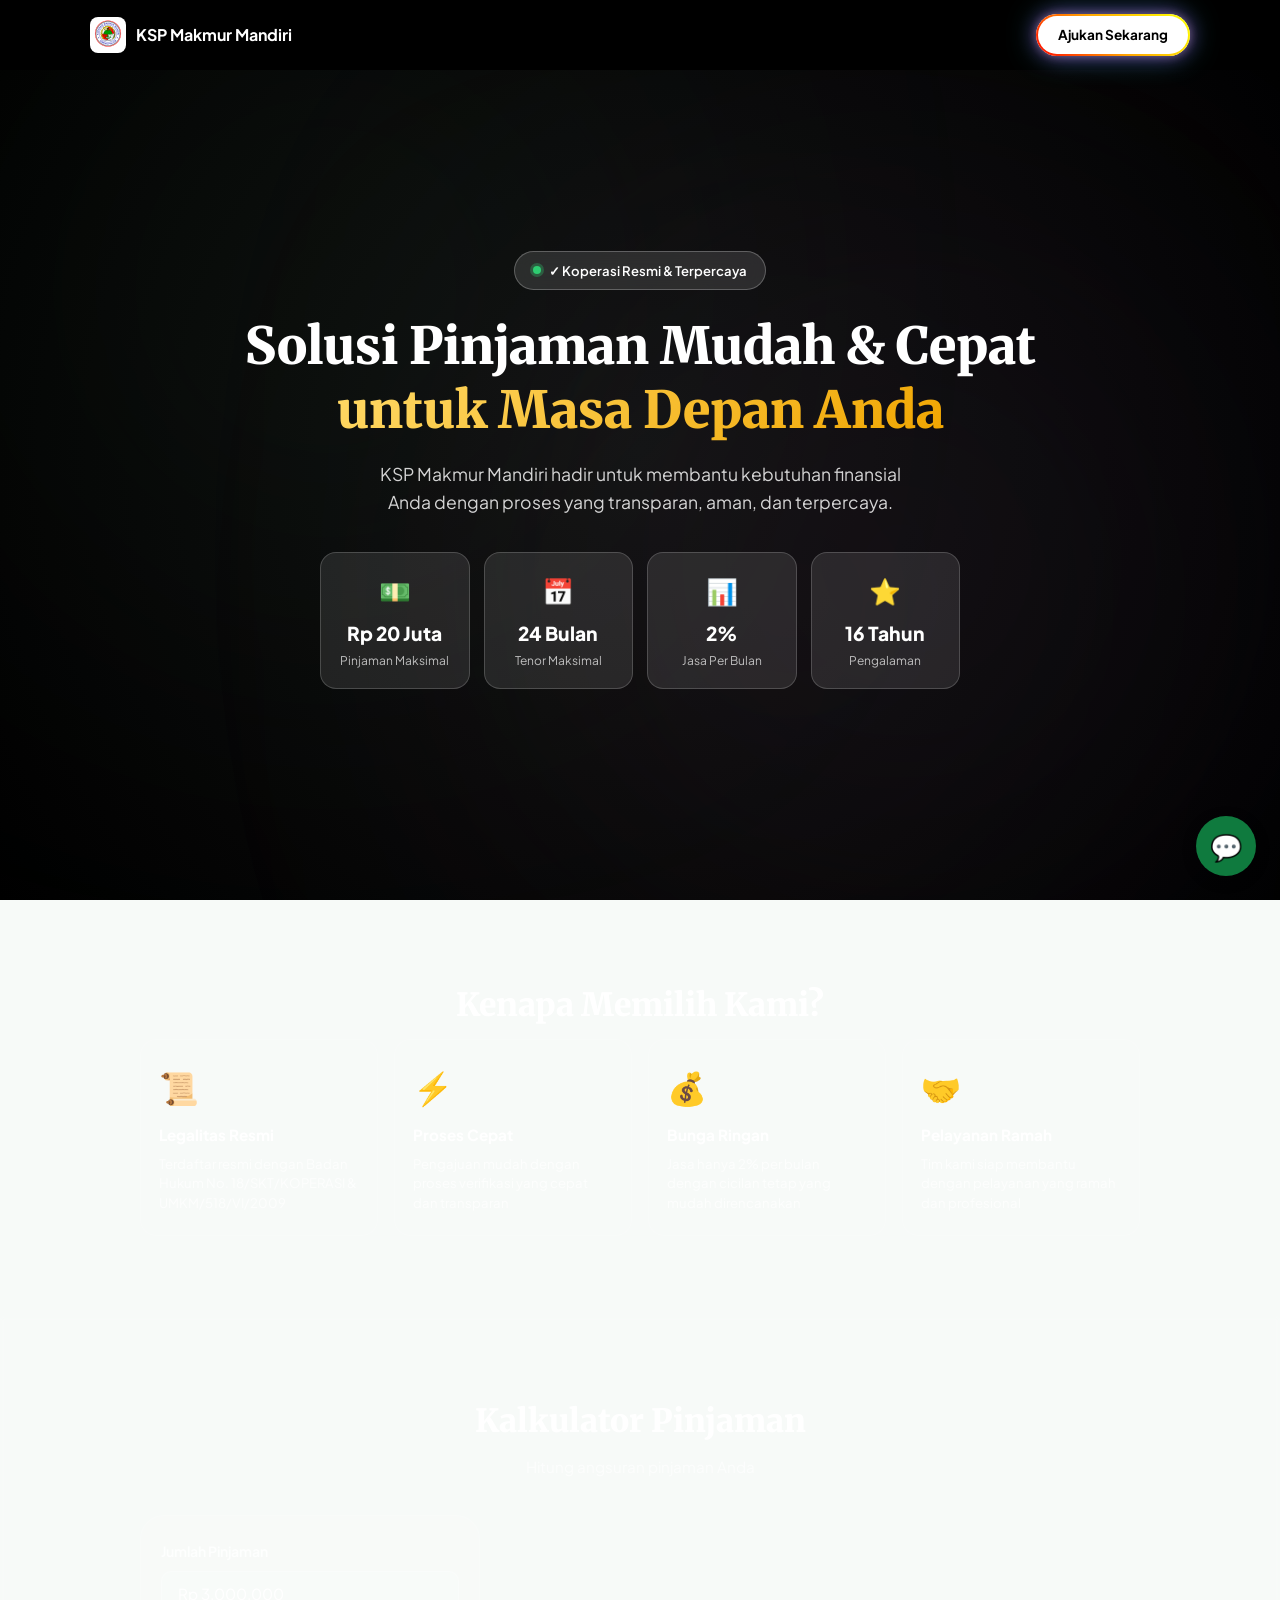
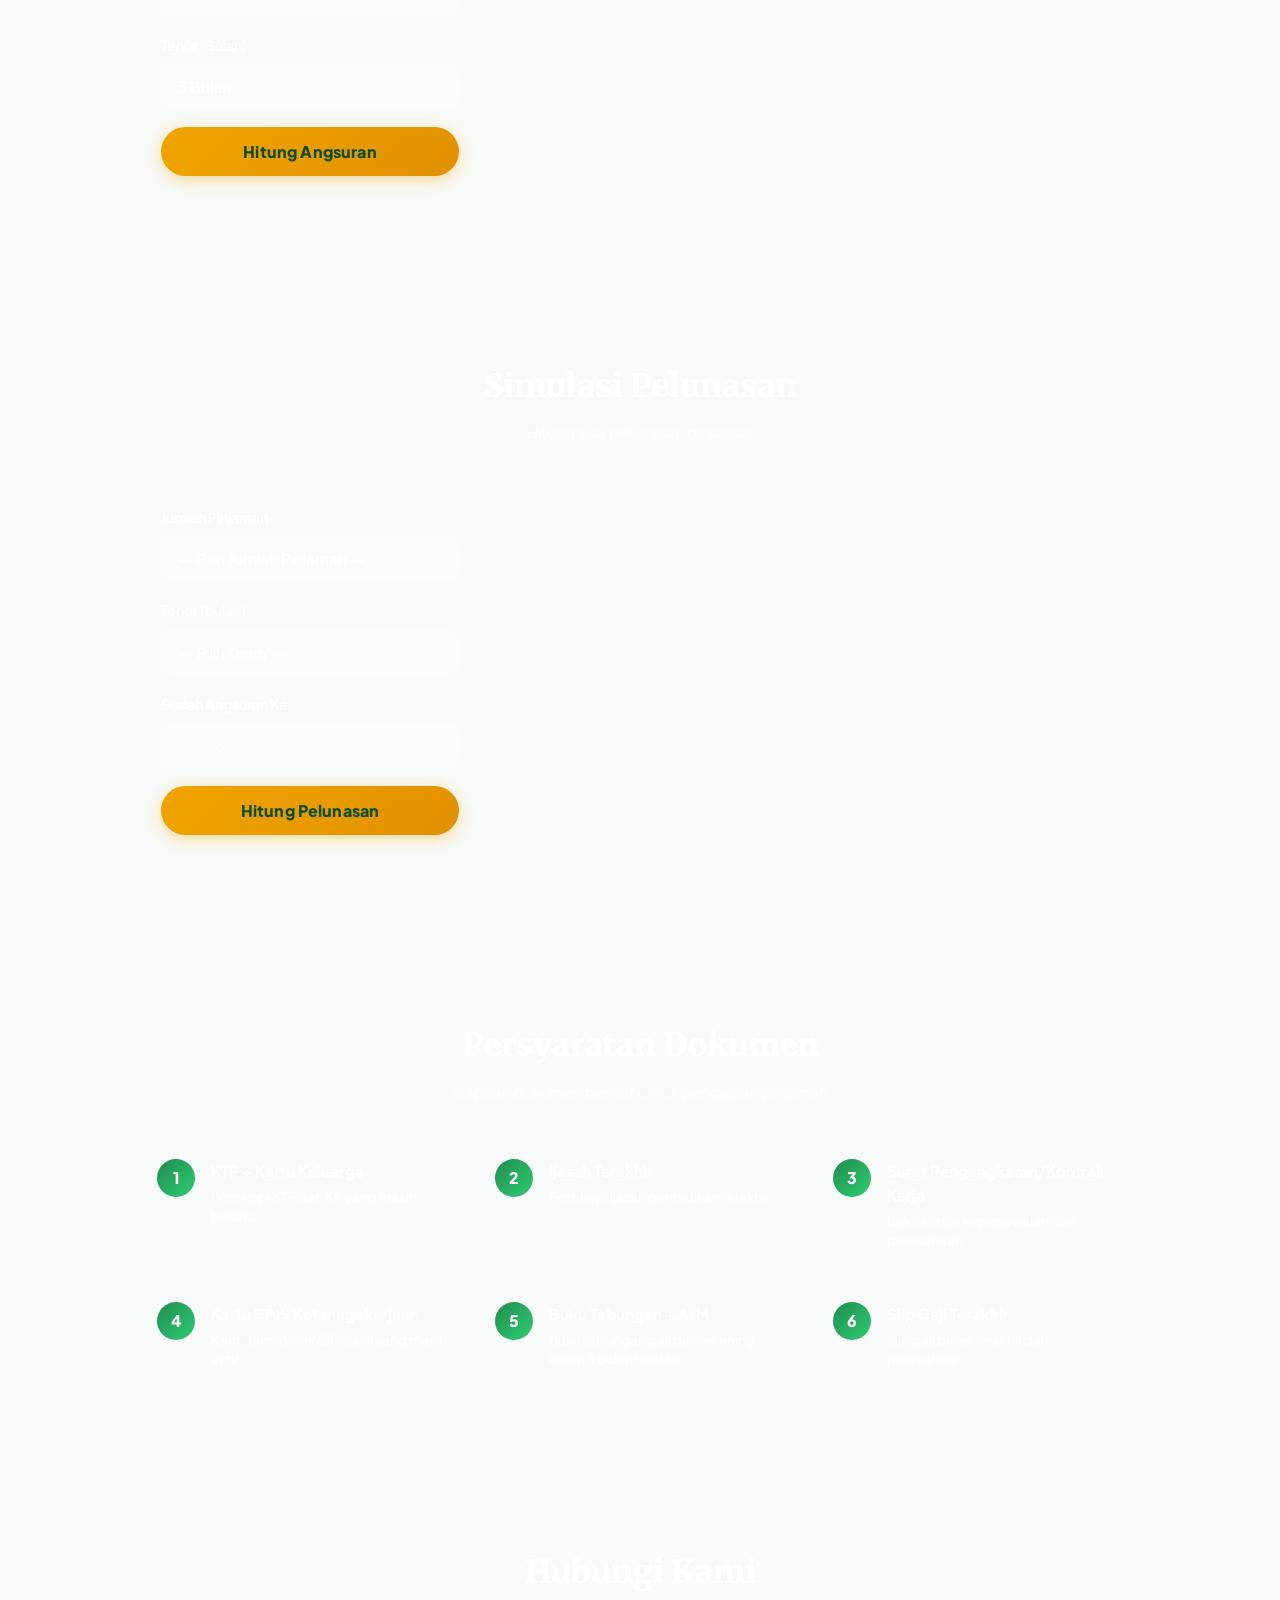
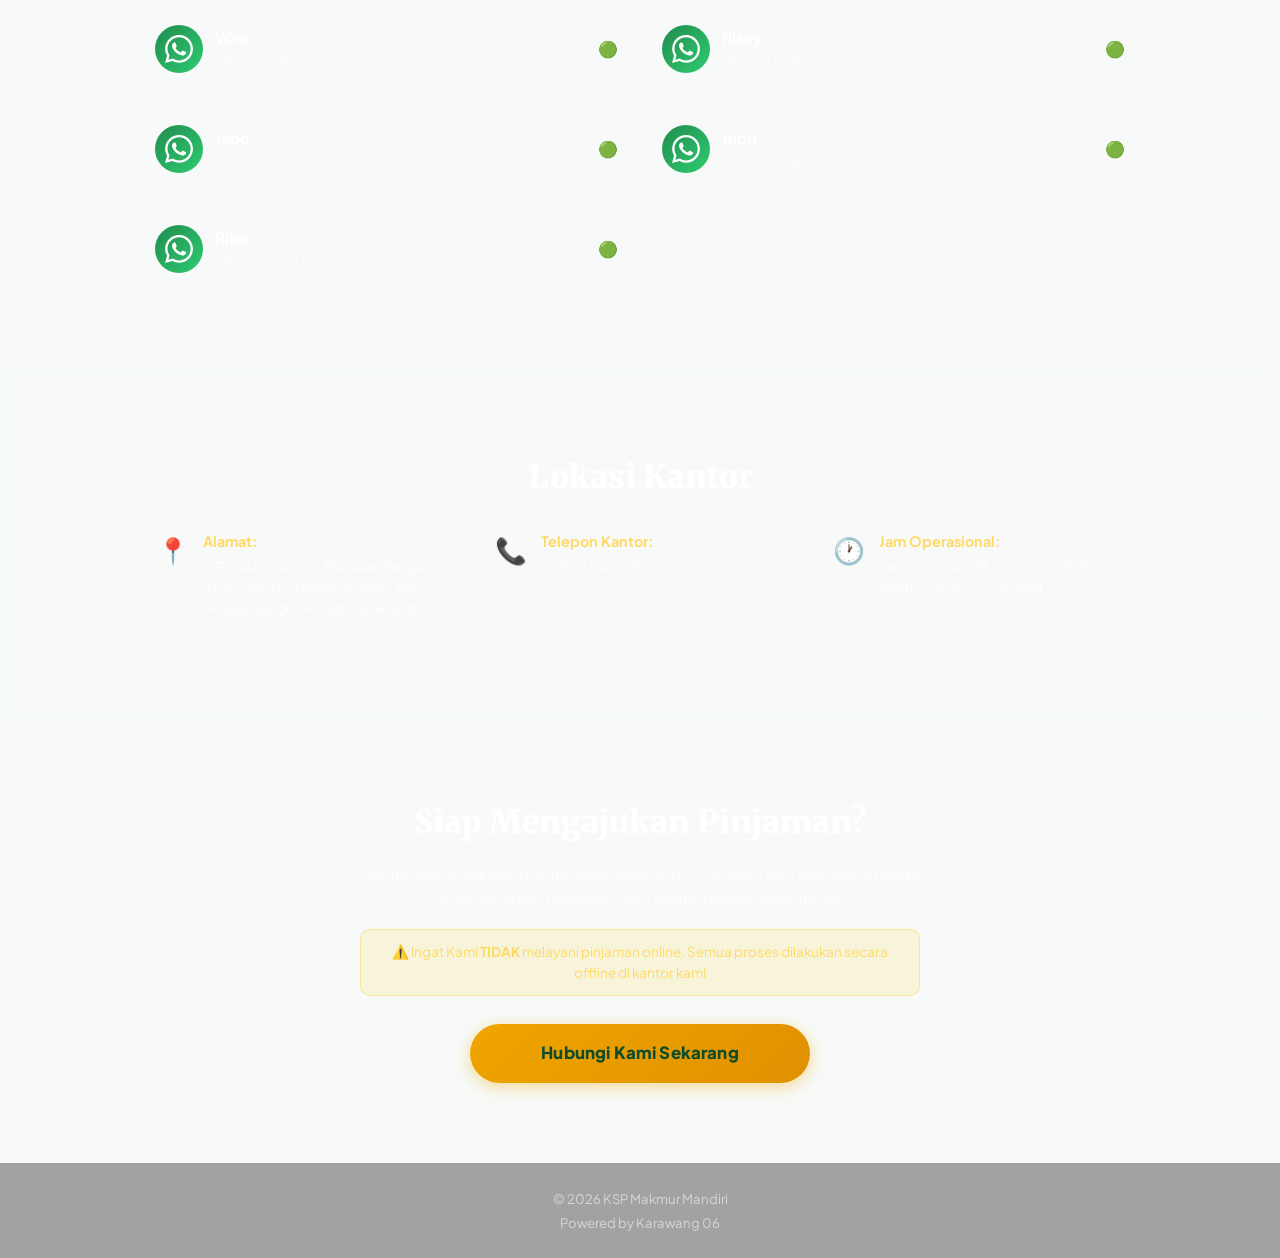
<file: index.html>
<!DOCTYPE html>
<html lang="id">
<head>
  <meta charset="UTF-8" />
  <meta name="viewport" content="width=device-width, initial-scale=1.0, maximum-scale=1.0" />
  <meta name="theme-color" content="#1a6b3c" />
  <title>KSP Makmur Mandiri | Pinjaman Mudah & Cepat</title>
  <link rel="icon" href="https://makmurmandiri.github.io/kokok/ksp.ico" type="image/x-icon" />
  <link rel="preconnect" href="https://fonts.googleapis.com" />
  <link rel="preconnect" href="https://fonts.gstatic.com" crossorigin />
  <link href="https://fonts.googleapis.com/css2?family=Plus+Jakarta+Sans:wght@400;500;600;700;800&family=Merriweather:wght@700;900&display=swap" rel="stylesheet" />
  <link rel="stylesheet" href="style.css" />
</head>
<body>

<div class="bg-animated">
  <span></span>
  <span></span>
  <span></span>

  <div class="bubble"></div>
  <div class="bubble"></div>
  <div class="bubble"></div>
  <div class="bubble"></div>
  <div class="bubble"></div>
</div>

  <!-- NAVBAR -->
  <nav class="navbar" id="navbar">
    <div class="nav-container">
      <div class="nav-brand">
        <img src="https://makmurmandiri.github.io/kokok/ksp.ico" alt="Logo KSP Makmur Mandiri" class="nav-logo" onerror="this.style.display='none'" />
        <span class="nav-title">KSP Makmur Mandiri</span>
      </div>
      <a href="#kalkulator" class="btn-nav">Ajukan Sekarang</a>
    </div>
  </nav>

  <!-- HERO -->
  <section class="hero" id="home">
    <div class="hero-badge">
      <span class="badge-dot"></span>
      ✓ Koperasi Resmi &amp; Terpercaya
    </div>
    <h1 class="hero-title">Solusi Pinjaman Mudah &amp; Cepat<br /><span class="highlight">untuk Masa Depan Anda</span></h1>
    <p class="hero-desc">KSP Makmur Mandiri hadir untuk membantu kebutuhan finansial Anda dengan proses yang transparan, aman, dan terpercaya.</p>

    <div class="stats-grid">
      <div class="stat-card">
        <div class="stat-icon">💵</div>
        <div class="stat-value">Rp 20 Juta</div>
        <div class="stat-label">Pinjaman Maksimal</div>
      </div>
      <div class="stat-card">
        <div class="stat-icon">📅</div>
        <div class="stat-value">24 Bulan</div>
        <div class="stat-label">Tenor Maksimal</div>
      </div>
      <div class="stat-card">
        <div class="stat-icon">📊</div>
        <div class="stat-value">2%</div>
        <div class="stat-label">Jasa Per Bulan</div>
      </div>
      <div class="stat-card">
        <div class="stat-icon">⭐</div>
        <div class="stat-value">16 Tahun</div>
        <div class="stat-label">Pengalaman</div>
      </div>
    </div>
  </section>

  <!-- KENAPA MEMILIH KAMI -->
  <section class="section" id="keunggulan">
    <div class="container">
      <h2 class="section-title">Kenapa Memilih Kami?</h2>
      <div class="features-grid">
        <div class="feature-card">
          <div class="feature-icon">📜</div>
          <h3>Legalitas Resmi</h3>
          <p>Terdaftar resmi dengan Badan Hukum No. 18/SKT/KOPERASI &amp; UMKM/518/VI/2009</p>
        </div>
        <div class="feature-card">
          <div class="feature-icon">⚡</div>
          <h3>Proses Cepat</h3>
          <p>Pengajuan mudah dengan proses verifikasi yang cepat dan transparan</p>
        </div>
        <div class="feature-card">
          <div class="feature-icon">💰</div>
          <h3>Bunga Ringan</h3>
          <p>Jasa hanya 2% per bulan dengan cicilan tetap yang mudah direncanakan</p>
        </div>
        <div class="feature-card">
          <div class="feature-icon">🤝</div>
          <h3>Pelayanan Ramah</h3>
          <p>Tim kami siap membantu dengan pelayanan yang ramah dan profesional</p>
        </div>
      </div>
    </div>
  </section>

  <!-- KALKULATOR PINJAMAN -->
  <section class="section section-alt" id="kalkulator">
    <div class="container">
      <h2 class="section-title">Kalkulator Pinjaman</h2>
      <p class="section-sub">Hitung angsuran pinjaman Anda</p>

      <div class="calc-wrapper">
        <div class="calc-inputs">
          <div class="form-group">
            <label for="jumlahPinjaman">Jumlah Pinjaman</label>
            <select id="jumlahPinjaman">
              <option value="3000000">Rp 3.000.000</option>
              <option value="3500000">Rp 3.500.000</option>
              <option value="4000000">Rp 4.000.000</option>
              <option value="4500000">Rp 4.500.000</option>
              <option value="5000000">Rp 5.000.000</option>
              <option value="5500000">Rp 5.500.000</option>
              <option value="6000000">Rp 6.000.000</option>
              <option value="6500000">Rp 6.500.000</option>
              <option value="7000000">Rp 7.000.000</option>
              <option value="7500000">Rp 7.500.000</option>
              <option value="8000000">Rp 8.000.000</option>
              <option value="8500000">Rp 8.500.000</option>
              <option value="9000000">Rp 9.000.000</option>
              <option value="9500000">Rp 9.500.000</option>
              <option value="10000000">Rp 10.000.000</option>
              <option value="10500000">Rp 10.500.000</option>
              <option value="11000000">Rp 11.000.000</option>
              <option value="11500000">Rp 11.500.000</option>
              <option value="12000000">Rp 12.000.000</option>
              <option value="12500000">Rp 12.500.000</option>
              <option value="13000000">Rp 13.000.000</option>
              <option value="13500000">Rp 13.500.000</option>
              <option value="14000000">Rp 14.000.000</option>
              <option value="14500000">Rp 14.500.000</option>
              <option value="15000000">Rp 15.000.000</option>
              <option value="15500000">Rp 15.500.000</option>
              <option value="16000000">Rp 16.000.000</option>
              <option value="16500000">Rp 16.500.000</option>
              <option value="17000000">Rp 17.000.000</option>
              <option value="17500000">Rp 17.500.000</option>
              <option value="18000000">Rp 18.000.000</option>
              <option value="18500000">Rp 18.500.000</option>
              <option value="19000000">Rp 19.000.000</option>
              <option value="19500000">Rp 19.500.000</option>
              <option value="20000000">Rp 20.000.000</option>
            </select>
          </div>
          <div class="form-group">
            <label for="tenor">Tenor (Bulan)</label>
            <select id="tenor">
              <option value="3">3 Bulan</option>
              <option value="4">4 Bulan</option>
              <option value="5">5 Bulan</option>
              <option value="6">6 Bulan</option>
              <option value="7">7 Bulan</option>
              <option value="8">8 Bulan</option>
              <option value="9">9 Bulan</option>
              <option value="10">10 Bulan</option>
              <option value="11">11 Bulan</option>
              <option value="12">12 Bulan</option>
              <option value="13">13 Bulan</option>
              <option value="14">14 Bulan</option>
              <option value="15">15 Bulan</option>
              <option value="16">16 Bulan</option>
              <option value="17">17 Bulan</option>
              <option value="18">18 Bulan</option>
              <option value="19">19 Bulan</option>
              <option value="20">20 Bulan</option>
              <option value="21">21 Bulan</option>
              <option value="22">22 Bulan</option>
              <option value="23">23 Bulan</option>
              <option value="24">24 Bulan</option>
            </select>
          </div>
          <button class="btn-primary" onclick="hitungAngsuran()">Hitung Angsuran</button>
        </div>

        <div class="calc-results" id="calcResults" style="display:none;">
          <div class="result-box">
            <h3>Dana yang Diterima</h3>
            <div class="result-row">
              <span>Jumlah Pinjaman</span>
              <span id="r-pinjaman">-</span>
            </div>
            <div class="result-row negative">
              <span>Biaya Admin (9,5%)</span>
              <span id="r-admin">-</span>
            </div>
            <div class="result-row negative">
              <span>Simpanan Wajib Awal</span>
              <span id="r-simpanan-awal">-</span>
            </div>

            <div class="result-row negative">
              <span>Simpanan Pokok</span>
              <span id="r-simpanan-pokok">-</span>
            </div>
            <div class="result-row negative">
              <span>Biaya Materai</span>
              <span id="r-materai">-</span>
            </div>
            <div class="result-row total">
              <span>Dana Diterima</span>
              <span id="r-diterima">-</span>
            </div>
          </div>

          <div class="result-box">
            <h3>Angsuran Per Bulan</h3>
            <div class="result-row">
              <span>Angsuran Pokok</span>
              <span id="r-pokok">-</span>
            </div>
            <div class="result-row">
              <span>Jasa (2%)</span>
              <span id="r-jasa">-</span>
            </div>
            <div class="result-row">
              <span>Simpanan Wajib</span>
              <span id="r-simpanan">Rp 205.000</span>
            </div>
            <div class="result-row total">
              <span>Total Per Bulan</span>
              <span id="r-total">-</span>
            </div>
          </div>

          <a href="#" class="btn-primary btn-ajukan" id="btnAjukan" onclick="bukaWA(event)">Ajukan Pinjaman Ini</a>
        </div>
      </div>
    </div>
  </section>

  <!-- SIMULASI PELUNASAN -->
  <section class="section" id="pelunasan">
    <div class="container">
      <h2 class="section-title">Simulasi Pelunasan</h2>
      <p class="section-sub">Hitung sisa pelunasan pinjaman</p>

      <div class="calc-wrapper">
        <div class="calc-inputs">
          <div class="form-group">
            <label for="pelJumlah">Jumlah Pinjaman</label>
            <select id="pelJumlah">
              <option value="">-- Pilih Jumlah Pinjaman --</option>
              <option value="3000000">Rp 3.000.000</option>
              <option value="3500000">Rp 3.500.000</option>
              <option value="4000000">Rp 4.000.000</option>
              <option value="4500000">Rp 4.500.000</option>
              <option value="5000000">Rp 5.000.000</option>
              <option value="5500000">Rp 5.500.000</option>
              <option value="6000000">Rp 6.000.000</option>
              <option value="6500000">Rp 6.500.000</option>
              <option value="7000000">Rp 7.000.000</option>
              <option value="7500000">Rp 7.500.000</option>
              <option value="8000000">Rp 8.000.000</option>
              <option value="8500000">Rp 8.500.000</option>
              <option value="9000000">Rp 9.000.000</option>
              <option value="9500000">Rp 9.500.000</option>
              <option value="10000000">Rp 10.000.000</option>
              <option value="10500000">Rp 10.500.000</option>
              <option value="11000000">Rp 11.000.000</option>
              <option value="11500000">Rp 11.500.000</option>
              <option value="12000000">Rp 12.000.000</option>
              <option value="12500000">Rp 12.500.000</option>
              <option value="13000000">Rp 13.000.000</option>
              <option value="13500000">Rp 13.500.000</option>
              <option value="14000000">Rp 14.000.000</option>
              <option value="14500000">Rp 14.500.000</option>
              <option value="15000000">Rp 15.000.000</option>
              <option value="15500000">Rp 15.500.000</option>
              <option value="16000000">Rp 16.000.000</option>
              <option value="16500000">Rp 16.500.000</option>
              <option value="17000000">Rp 17.000.000</option>
              <option value="17500000">Rp 17.500.000</option>
              <option value="18000000">Rp 18.000.000</option>
              <option value="18500000">Rp 18.500.000</option>
              <option value="19000000">Rp 19.000.000</option>
              <option value="19500000">Rp 19.500.000</option>
              <option value="20000000">Rp 20.000.000</option>
            </select>
          </div>
          <div class="form-group">
            <label for="pelTenor">Tenor (bulan)</label>
            <select id="pelTenor">
              <option value="">-- Pilih Tenor --</option>
              <option value="3">3 Bulan</option>
              <option value="4">4 Bulan</option>
              <option value="5">5 Bulan</option>
              <option value="6">6 Bulan</option>
              <option value="7">7 Bulan</option>
              <option value="8">8 Bulan</option>
              <option value="9">9 Bulan</option>
              <option value="10">10 Bulan</option>
              <option value="11">11 Bulan</option>
              <option value="12">12 Bulan</option>
              <option value="13">13 Bulan</option>
              <option value="14">14 Bulan</option>
              <option value="15">15 Bulan</option>
              <option value="16">16 Bulan</option>
              <option value="17">17 Bulan</option>
              <option value="18">18 Bulan</option>
              <option value="19">19 Bulan</option>
              <option value="20">20 Bulan</option>
              <option value="21">21 Bulan</option>
              <option value="22">22 Bulan</option>
              <option value="23">23 Bulan</option>
              <option value="24">24 Bulan</option>
            </select>
          </div>
          <div class="form-group">
            <label for="sudahAngsuran">Sudah Angsuran Ke</label>
            <input type="number" id="sudahAngsuran" min="1" placeholder="Contoh: 3" />
          </div>
          <button class="btn-primary" onclick="hitungPelunasan()">Hitung Pelunasan</button>
        </div>

        <div class="calc-results" id="pelResults" style="display:none;">
          <div class="result-box">
            <h3 id="pel-title">Simulasi Pelunasan</h3>

            <div class="result-row">
              <span>Jumlah Pinjaman</span>
              <span id="pel-pinjaman">-</span>
            </div>
            <div class="result-row">
              <span>Tenor</span>
              <span id="pel-tenor">-</span>
            </div>
            <div class="result-row">
              <span>Sudah Angsuran</span>
              <span id="pel-sudah">-</span>
            </div>
            <div class="result-row">
              <span>Sisa Angsuran</span>
              <span id="pel-sisa-angsuran">-</span>
            </div>

            <div class="result-divider"></div>
            <p class="result-label-small">Rincian Pelunasan:</p>

            <div class="result-row">
              <span id="pel-pokok-label">Pokok</span>
              <span id="pel-pokok">-</span>
            </div>
            <div class="result-row">
              <span id="pel-jasa-label">Jasa</span>
              <span id="pel-jasa">-</span>
            </div>
            <div class="result-row">
              <span id="pel-tabungan-label">Tabungan 200.000 x 1</span>
              <span id="pel-tabungan">-</span>
            </div>
            <div class="result-row">
              <span id="pel-adm-label">ADM</span>
              <span id="pel-adm">-</span>
            </div>

            <div class="result-divider"></div>
            <div class="result-row total">
              <span>TOTAL PELUNASAN</span>
              <span id="pel-total">-</span>
            </div>
          </div>
        </div>
      </div>
    </div>
  </section>

  <!-- PERSYARATAN -->
  <section class="section section-alt" id="persyaratan">
    <div class="container">
      <h2 class="section-title">Persyaratan Dokumen</h2>
      <p class="section-sub">Siapkan dokumen berikut untuk pengajuan pinjaman</p>
      <div class="req-grid">
        <div class="req-card">
          <div class="req-num">1</div>
          <div class="req-content">
            <h3>KTP + Kartu Keluarga</h3>
            <p>Fotokopi KTP dan KK yang masih berlaku</p>
          </div>
        </div>
        <div class="req-card">
          <div class="req-num">2</div>
          <div class="req-content">
            <h3>Ijazah Terakhir</h3>
            <p>Fotokopi ijazah pendidikan terakhir</p>
          </div>
        </div>
        <div class="req-card">
          <div class="req-num">3</div>
          <div class="req-content">
            <h3>Surat Pengangkatan/Kontrak Kerja</h3>
            <p>Bukti status kepegawaian dari perusahaan</p>
          </div>
        </div>
        <div class="req-card">
          <div class="req-num">4</div>
          <div class="req-content">
            <h3>Kartu BPJS Ketenagakerjaan</h3>
            <p>Kartu Jamsostek/BPJS asli yang masih aktif</p>
          </div>
        </div>
        <div class="req-card">
          <div class="req-num">5</div>
          <div class="req-content">
            <h3>Buku Tabungan + ATM</h3>
            <p>Buku tabungan gaji dan rekening koran 3 bulan terakhir</p>
          </div>
        </div>
        <div class="req-card">
          <div class="req-num">6</div>
          <div class="req-content">
            <h3>Slip Gaji Terakhir</h3>
            <p>Slip gaji bulan terakhir dari perusahaan</p>
          </div>
        </div>
      </div>
    </div>
  </section>

  <!-- HUBUNGI KAMI -->
  <section class="section" id="kontak">
    <div class="container">
      <h2 class="section-title">Hubungi Kami</h2>
      <div class="contact-grid">
        
        <!-- Card Wira -->
        <a href="https://wa.me/6281287281844" target="_blank" class="contact-card">
          <div class="contact-avatar" style="display: flex; justify-content: center; align-items: center; background-color: #25D366; border-radius: 50%; width: 48px; height: 48px;">
            <svg xmlns="http://www.w3.org/2000/svg" viewBox="0 0 24 24" width="28" height="28" fill="#ffffff">
              <path d="M17.472 14.382c-.297-.149-1.758-.867-2.03-.967-.273-.099-.471-.148-.67.15-.197.297-.767.966-.94 1.164-.173.199-.347.223-.644.075-.297-.15-1.255-.463-2.39-1.475-.883-.788-1.48-1.761-1.653-2.059-.173-.297-.018-.458.13-.606.134-.133.298-.347.446-.52.149-.174.198-.298.298-.497.099-.198.05-.371-.025-.52-.075-.149-.669-1.612-.916-2.207-.242-.579-.487-.5-.669-.51-.173-.008-.371-.01-.57-.01-.198 0-.52.074-.792.372-.272.297-1.04 1.016-1.04 2.479 0 1.462 1.065 2.875 1.213 3.074.149.198 2.096 3.2 5.077 4.487.709.306 1.262.489 1.694.625.712.227 1.36.195 1.871.118.571-.085 1.758-.719 2.006-1.413.248-.694.248-1.289.173-1.413-.074-.124-.272-.198-.57-.347m-5.421 7.403h-.004a9.87 9.87 0 01-5.031-1.378l-.361-.214-3.741.982.998-3.648-.235-.374a9.86 9.86 0 01-1.51-5.26c.001-5.45 4.436-9.884 9.888-9.884 2.64 0 5.122 1.03 6.988 2.898a9.825 9.825 0 012.893 6.994c-.003 5.45-4.437 9.884-9.885 9.884m8.413-18.297A11.815 11.815 0 0012.05 0C5.495 0 .16 5.335.157 11.892c0 2.096.547 4.142 1.588 5.945L.057 24l6.305-1.654a11.882 11.882 0 005.683 1.448h.005c6.554 0 11.89-5.335 11.893-11.893a11.821 11.821 0 00-3.48-8.413z"/>
            </svg>
          </div>
          <div class="contact-info">
            <div class="contact-name">Wira</div>
            <div class="contact-phone">0812 8728 1844</div>
          </div>
          <div class="contact-status">🟢</div>
        </a>

        <!-- Card Risky -->
        <a href="https://wa.me/6285724729600" target="_blank" class="contact-card">
          <div class="contact-avatar" style="display: flex; justify-content: center; align-items: center; background-color: #25D366; border-radius: 50%; width: 48px; height: 48px;">
            <svg xmlns="http://www.w3.org/2000/svg" viewBox="0 0 24 24" width="28" height="28" fill="#ffffff">
              <path d="M17.472 14.382c-.297-.149-1.758-.867-2.03-.967-.273-.099-.471-.148-.67.15-.197.297-.767.966-.94 1.164-.173.199-.347.223-.644.075-.297-.15-1.255-.463-2.39-1.475-.883-.788-1.48-1.761-1.653-2.059-.173-.297-.018-.458.13-.606.134-.133.298-.347.446-.52.149-.174.198-.298.298-.497.099-.198.05-.371-.025-.52-.075-.149-.669-1.612-.916-2.207-.242-.579-.487-.5-.669-.51-.173-.008-.371-.01-.57-.01-.198 0-.52.074-.792.372-.272.297-1.04 1.016-1.04 2.479 0 1.462 1.065 2.875 1.213 3.074.149.198 2.096 3.2 5.077 4.487.709.306 1.262.489 1.694.625.712.227 1.36.195 1.871.118.571-.085 1.758-.719 2.006-1.413.248-.694.248-1.289.173-1.413-.074-.124-.272-.198-.57-.347m-5.421 7.403h-.004a9.87 9.87 0 01-5.031-1.378l-.361-.214-3.741.982.998-3.648-.235-.374a9.86 9.86 0 01-1.51-5.26c.001-5.45 4.436-9.884 9.888-9.884 2.64 0 5.122 1.03 6.988 2.898a9.825 9.825 0 012.893 6.994c-.003 5.45-4.437 9.884-9.885 9.884m8.413-18.297A11.815 11.815 0 0012.05 0C5.495 0 .16 5.335.157 11.892c0 2.096.547 4.142 1.588 5.945L.057 24l6.305-1.654a11.882 11.882 0 005.683 1.448h.005c6.554 0 11.89-5.335 11.893-11.893a11.821 11.821 0 00-3.48-8.413z"/>
            </svg>
          </div>
          <div class="contact-info">
            <div class="contact-name">Risky</div>
            <div class="contact-phone">0857 2472 9600</div>
          </div>
          <div class="contact-status">🟢</div>
        </a>

        <!-- Card Jepo -->
        <a href="https://wa.me/6281287388786" target="_blank" class="contact-card">
          <div class="contact-avatar" style="display: flex; justify-content: center; align-items: center; background-color: #25D366; border-radius: 50%; width: 48px; height: 48px;">
            <svg xmlns="http://www.w3.org/2000/svg" viewBox="0 0 24 24" width="28" height="28" fill="#ffffff">
              <path d="M17.472 14.382c-.297-.149-1.758-.867-2.03-.967-.273-.099-.471-.148-.67.15-.197.297-.767.966-.94 1.164-.173.199-.347.223-.644.075-.297-.15-1.255-.463-2.39-1.475-.883-.788-1.48-1.761-1.653-2.059-.173-.297-.018-.458.13-.606.134-.133.298-.347.446-.52.149-.174.198-.298.298-.497.099-.198.05-.371-.025-.52-.075-.149-.669-1.612-.916-2.207-.242-.579-.487-.5-.669-.51-.173-.008-.371-.01-.57-.01-.198 0-.52.074-.792.372-.272.297-1.04 1.016-1.04 2.479 0 1.462 1.065 2.875 1.213 3.074.149.198 2.096 3.2 5.077 4.487.709.306 1.262.489 1.694.625.712.227 1.36.195 1.871.118.571-.085 1.758-.719 2.006-1.413.248-.694.248-1.289.173-1.413-.074-.124-.272-.198-.57-.347m-5.421 7.403h-.004a9.87 9.87 0 01-5.031-1.378l-.361-.214-3.741.982.998-3.648-.235-.374a9.86 9.86 0 01-1.51-5.26c.001-5.45 4.436-9.884 9.888-9.884 2.64 0 5.122 1.03 6.988 2.898a9.825 9.825 0 012.893 6.994c-.003 5.45-4.437 9.884-9.885 9.884m8.413-18.297A11.815 11.815 0 0012.05 0C5.495 0 .16 5.335.157 11.892c0 2.096.547 4.142 1.588 5.945L.057 24l6.305-1.654a11.882 11.882 0 005.683 1.448h.005c6.554 0 11.89-5.335 11.893-11.893a11.821 11.821 0 00-3.48-8.413z"/>
            </svg>
          </div>
          <div class="contact-info">
            <div class="contact-name">Jepo</div>
            <div class="contact-phone">0812 8738 8786</div>
          </div>
          <div class="contact-status">🟢</div>
        </a>

        <!-- Card Jubri -->
        <a href="https://wa.me/62881025646238" target="_blank" class="contact-card">
          <div class="contact-avatar" style="display: flex; justify-content: center; align-items: center; background-color: #25D366; border-radius: 50%; width: 48px; height: 48px;">
            <svg xmlns="http://www.w3.org/2000/svg" viewBox="0 0 24 24" width="28" height="28" fill="#ffffff">
              <path d="M17.472 14.382c-.297-.149-1.758-.867-2.03-.967-.273-.099-.471-.148-.67.15-.197.297-.767.966-.94 1.164-.173.199-.347.223-.644.075-.297-.15-1.255-.463-2.39-1.475-.883-.788-1.48-1.761-1.653-2.059-.173-.297-.018-.458.13-.606.134-.133.298-.347.446-.52.149-.174.198-.298.298-.497.099-.198.05-.371-.025-.52-.075-.149-.669-1.612-.916-2.207-.242-.579-.487-.5-.669-.51-.173-.008-.371-.01-.57-.01-.198 0-.52.074-.792.372-.272.297-1.04 1.016-1.04 2.479 0 1.462 1.065 2.875 1.213 3.074.149.198 2.096 3.2 5.077 4.487.709.306 1.262.489 1.694.625.712.227 1.36.195 1.871.118.571-.085 1.758-.719 2.006-1.413.248-.694.248-1.289.173-1.413-.074-.124-.272-.198-.57-.347m-5.421 7.403h-.004a9.87 9.87 0 01-5.031-1.378l-.361-.214-3.741.982.998-3.648-.235-.374a9.86 9.86 0 01-1.51-5.26c.001-5.45 4.436-9.884 9.888-9.884 2.64 0 5.122 1.03 6.988 2.898a9.825 9.825 0 012.893 6.994c-.003 5.45-4.437 9.884-9.885 9.884m8.413-18.297A11.815 11.815 0 0012.05 0C5.495 0 .16 5.335.157 11.892c0 2.096.547 4.142 1.588 5.945L.057 24l6.305-1.654a11.882 11.882 0 005.683 1.448h.005c6.554 0 11.89-5.335 11.893-11.893a11.821 11.821 0 00-3.48-8.413z"/>
            </svg>
          </div>
          <div class="contact-info">
            <div class="contact-name">Jubri</div>
            <div class="contact-phone">0881 0256 46238</div>
          </div>
          <div class="contact-status">🟢</div>
        </a>

        <!-- Card Riko -->
        <a href="https://wa.me/6285591587413" target="_blank" class="contact-card">
          <div class="contact-avatar" style="display: flex; justify-content: center; align-items: center; background-color: #25D366; border-radius: 50%; width: 48px; height: 48px;">
            <svg xmlns="http://www.w3.org/2000/svg" viewBox="0 0 24 24" width="28" height="28" fill="#ffffff">
              <path d="M17.472 14.382c-.297-.149-1.758-.867-2.03-.967-.273-.099-.471-.148-.67.15-.197.297-.767.966-.94 1.164-.173.199-.347.223-.644.075-.297-.15-1.255-.463-2.39-1.475-.883-.788-1.48-1.761-1.653-2.059-.173-.297-.018-.458.13-.606.134-.133.298-.347.446-.52.149-.174.198-.298.298-.497.099-.198.05-.371-.025-.52-.075-.149-.669-1.612-.916-2.207-.242-.579-.487-.5-.669-.51-.173-.008-.371-.01-.57-.01-.198 0-.52.074-.792.372-.272.297-1.04 1.016-1.04 2.479 0 1.462 1.065 2.875 1.213 3.074.149.198 2.096 3.2 5.077 4.487.709.306 1.262.489 1.694.625.712.227 1.36.195 1.871.118.571-.085 1.758-.719 2.006-1.413.248-.694.248-1.289.173-1.413-.074-.124-.272-.198-.57-.347m-5.421 7.403h-.004a9.87 9.87 0 01-5.031-1.378l-.361-.214-3.741.982.998-3.648-.235-.374a9.86 9.86 0 01-1.51-5.26c.001-5.45 4.436-9.884 9.888-9.884 2.64 0 5.122 1.03 6.988 2.898a9.825 9.825 0 012.893 6.994c-.003 5.45-4.437 9.884-9.885 9.884m8.413-18.297A11.815 11.815 0 0012.05 0C5.495 0 .16 5.335.157 11.892c0 2.096.547 4.142 1.588 5.945L.057 24l6.305-1.654a11.882 11.882 0 005.683 1.448h.005c6.554 0 11.89-5.335 11.893-11.893a11.821 11.821 0 00-3.48-8.413z"/>
            </svg>
          </div>
          <div class="contact-info">
            <div class="contact-name">Riko</div>
            <div class="contact-phone">0855 9158 7413</div>
          </div>
          <div class="contact-status">🟢</div>
        </a>

      </div>
    </div>
  </section>

  <!-- LOKASI -->
  <section class="section section-alt" id="lokasi">
    <div class="container">
      <h2 class="section-title">Lokasi Kantor</h2>
      <div class="lokasi-grid">
        <div class="lokasi-card">
          <div class="lokasi-icon">📍</div>
          <div>
            <strong>Alamat:</strong>
            <p>Jl. Proklamasi, Dsn. Babakan Tengah RT. 42 RW. 02, Desa Karyasari, Kec. Rengasdengklok, Kab. Karawang</p>
          </div>
        </div>
        <div class="lokasi-card">
          <div class="lokasi-icon">📞</div>
          <div>
            <strong>Telepon Kantor:</strong>
            <p>(021) 1234-5678</p>
          </div>
        </div>
        <div class="lokasi-card">
          <div class="lokasi-icon">🕐</div>
          <div>
            <strong>Jam Operasional:</strong>
            <p>Senin - Jumat: 08.00 - 16.00 WIB<br />Sabtu: 08.00 - 12.00 WIB</p>
          </div>
        </div>
      </div>
    </div>
  </section>

  <!-- CTA -->
  <section class="section cta-section">
    <div class="container">
      <h2 class="cta-title">Siap Mengajukan Pinjaman?</h2>
      <p class="cta-desc">Hubungi kami sekarang untuk konsultasi gratis. Tim kami siap membantu Anda mendapatkan pinjaman yang sesuai dengan kebutuhan</p>
      <div class="cta-note">⚠️ Ingat Kami <strong>TIDAK</strong> melayani pinjaman online. Semua proses dilakukan secara offline di kantor kami</div>
      <a href="https://wa.me/6281383960670" target="_blank" class="btn-primary btn-lg">Hubungi Kami Sekarang</a>
    </div>
  </section>

  <!-- FOOTER -->
  <footer class="footer">
    <p>© 2026 KSP Makmur Mandiri</p>
    <p>Powered by Karawang 06</p>
  </footer>

  <script src="script.js"></script>
</body>
</html>
</file>
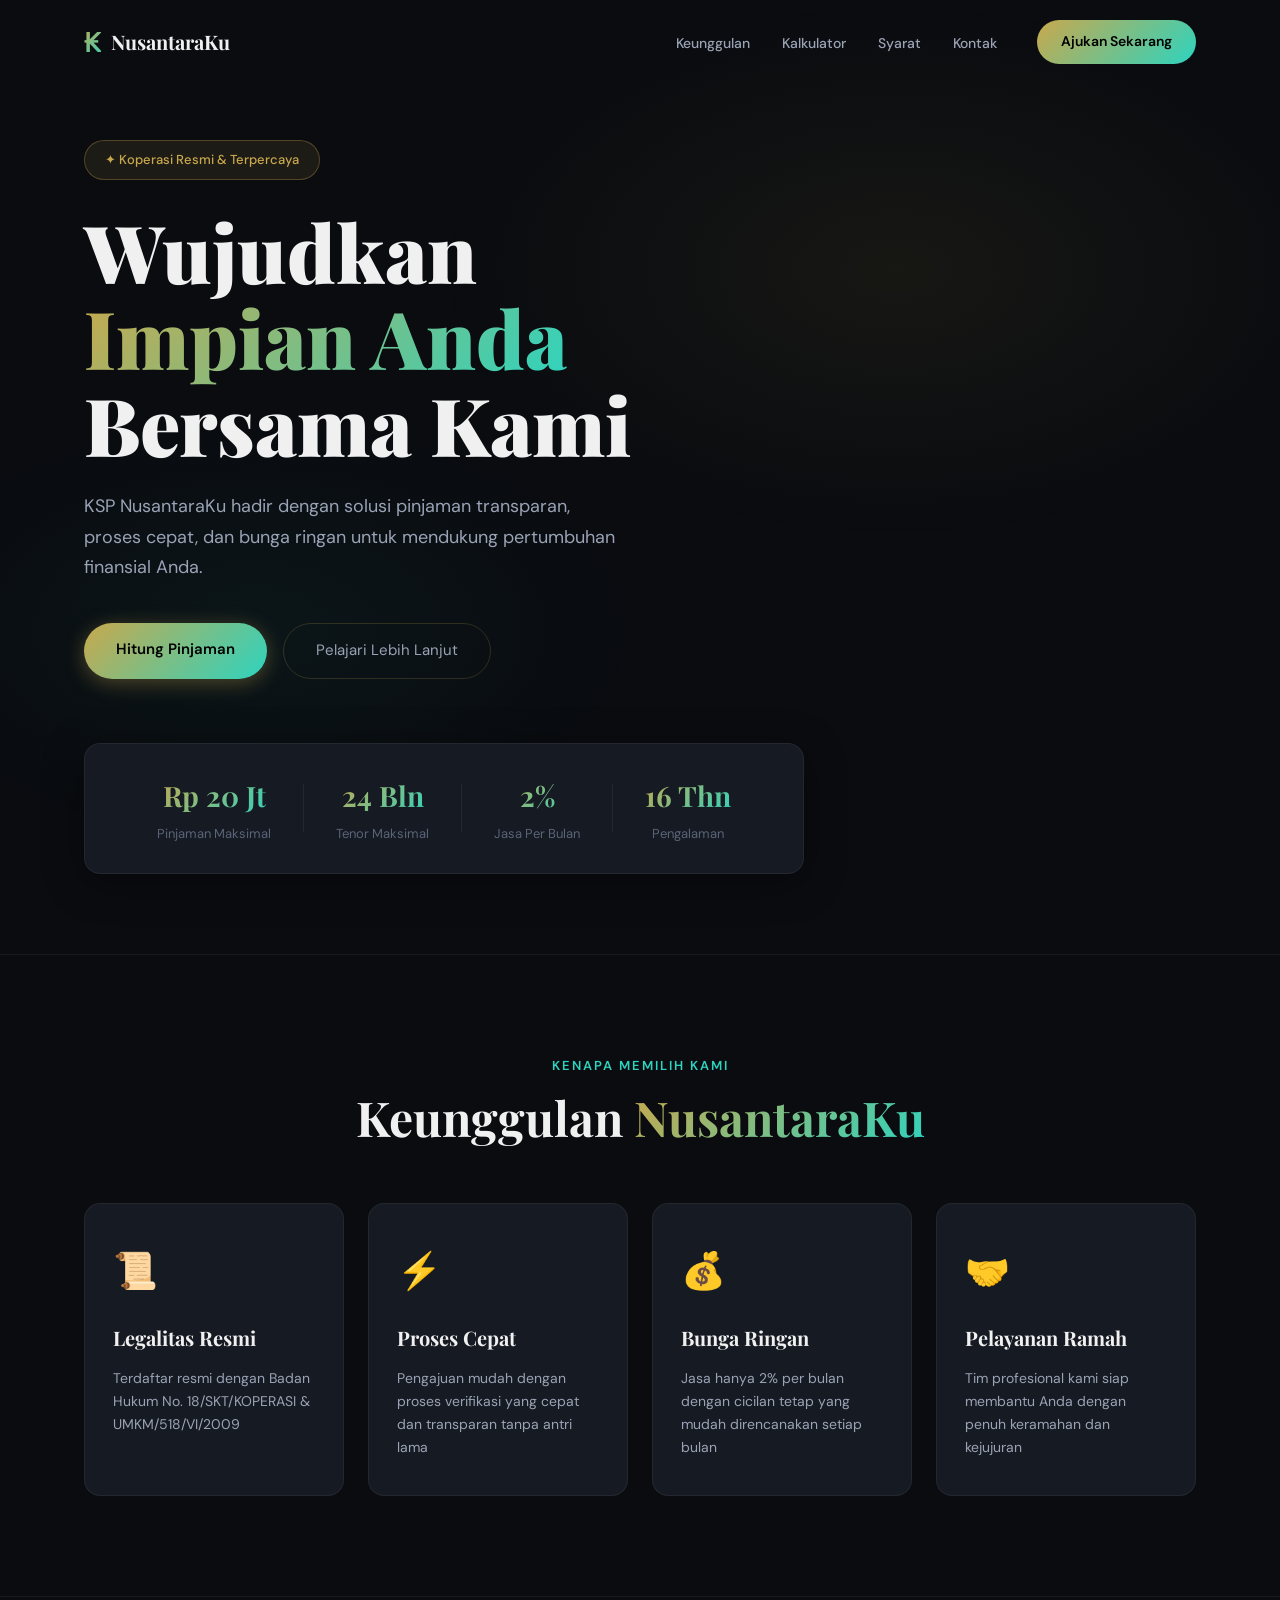
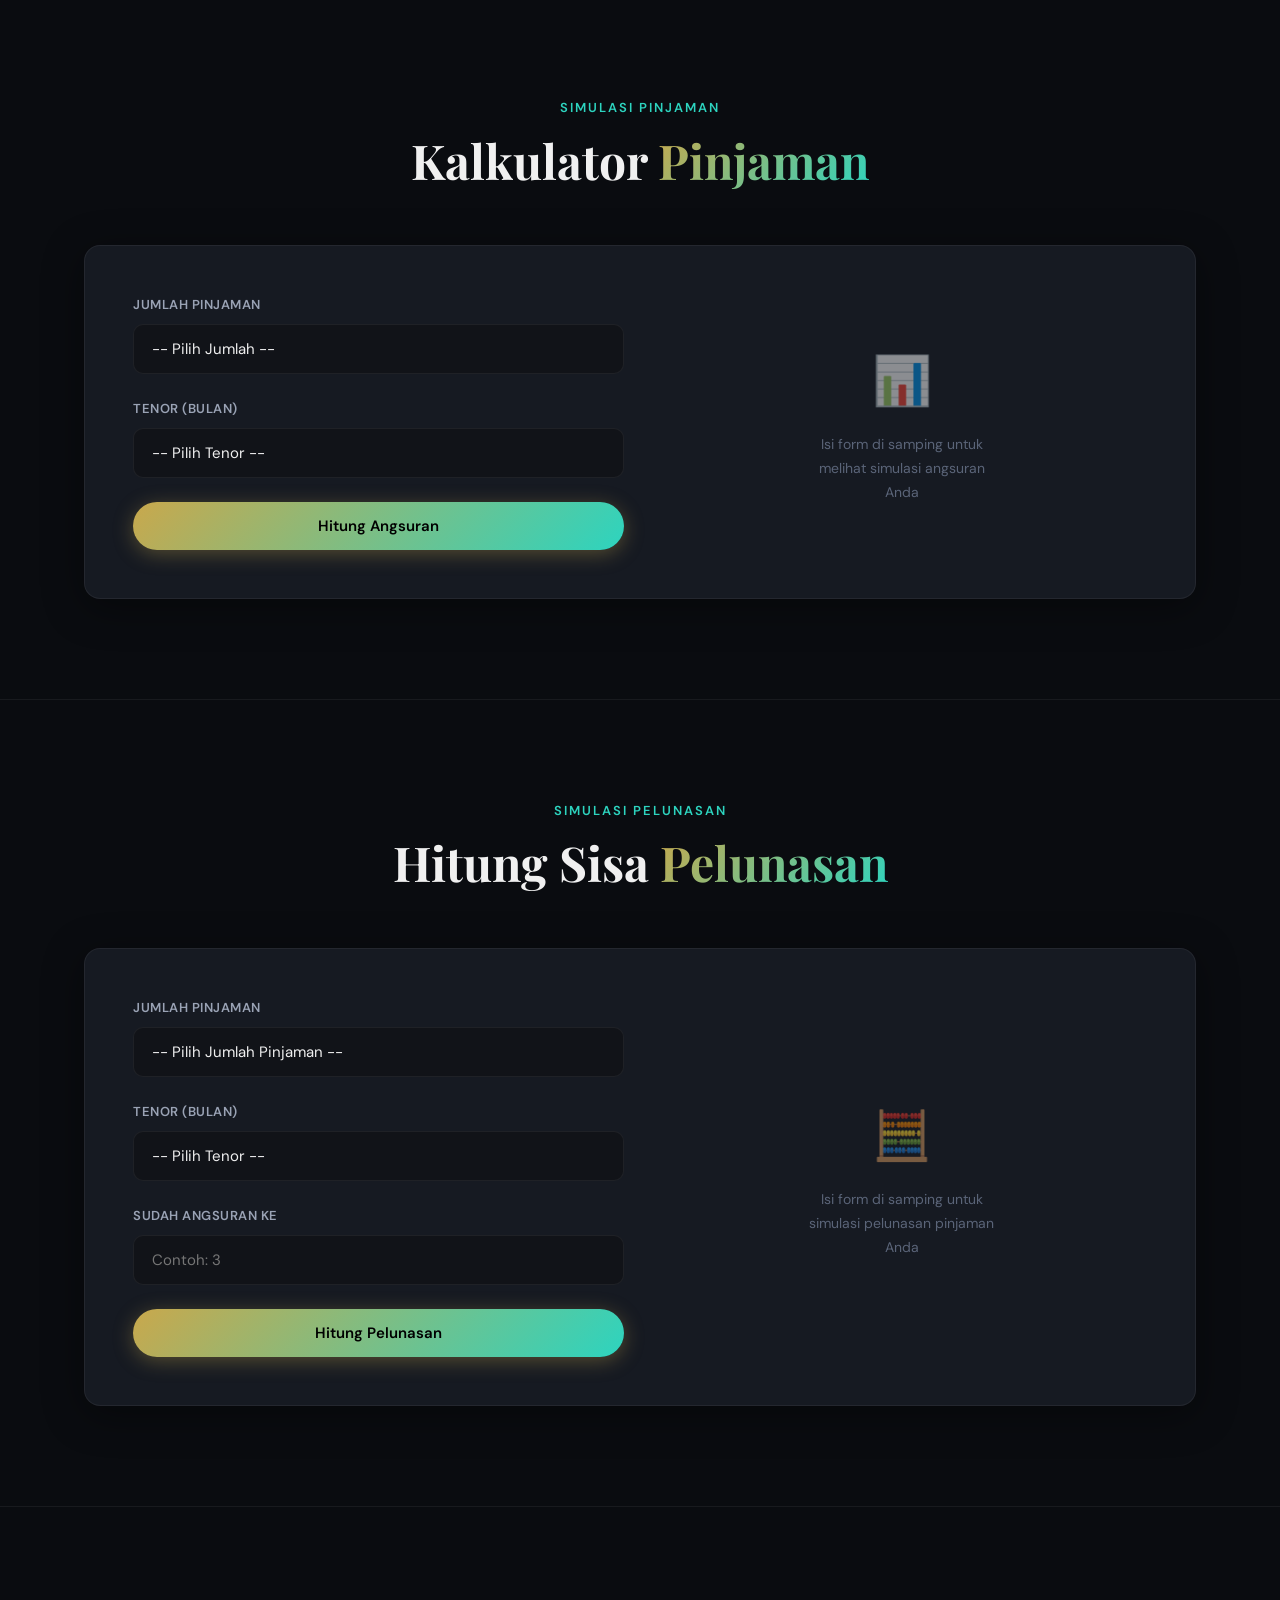
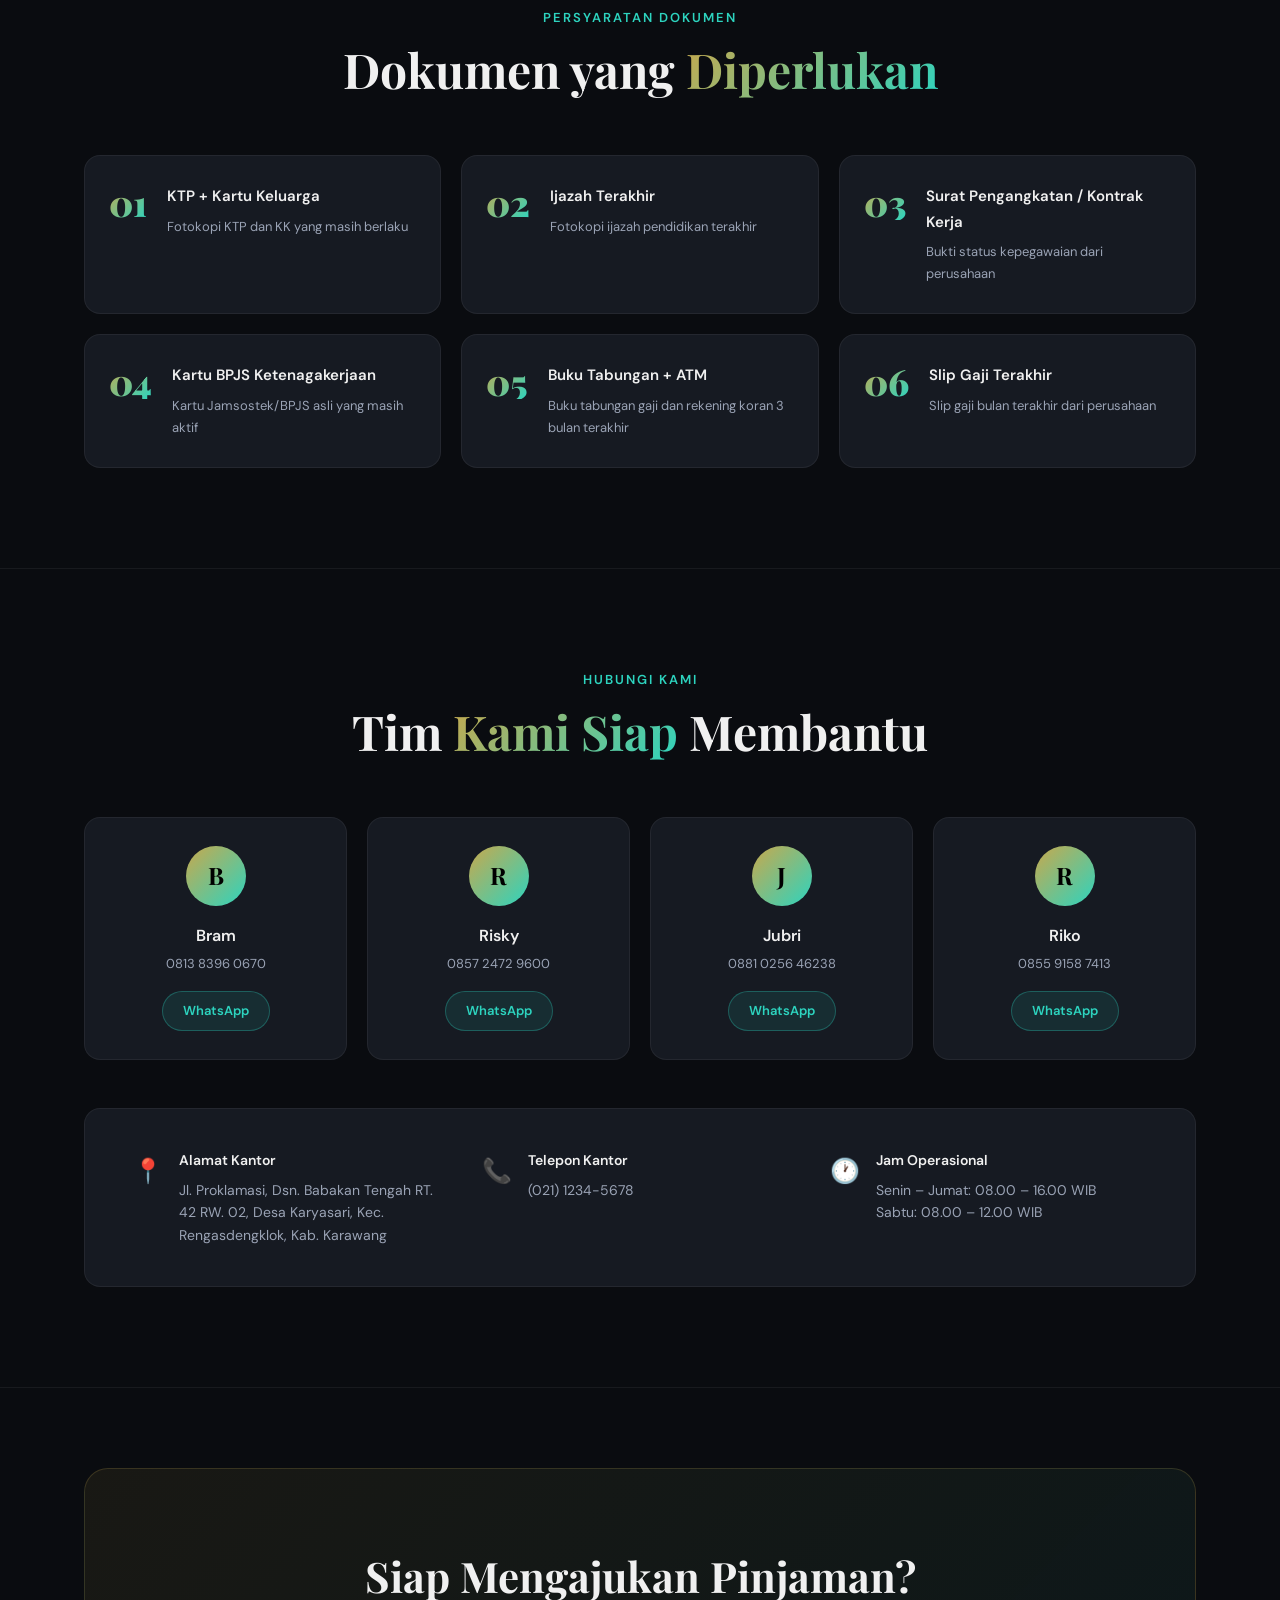
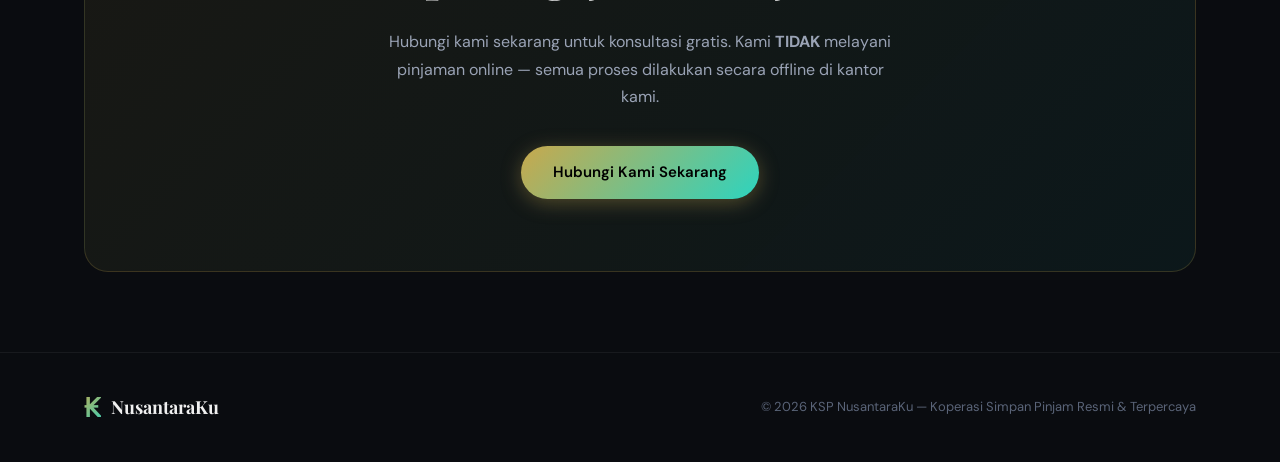
<file: versi lite/index.html>
<!DOCTYPE html>
<html lang="id">
<head>
  <meta charset="UTF-8" />
  <meta name="viewport" content="width=device-width, initial-scale=1.0" />
  <title>KSP NusantaraKu | Pinjaman Mudah & Cepat</title>
  <link rel="stylesheet" href="style.css" />
  <link href="https://fonts.googleapis.com/css2?family=Playfair+Display:wght@700;900&family=DM+Sans:wght@300;400;500;600&display=swap" rel="stylesheet" />
</head>
<body>

  <!-- NAVBAR -->
  <nav class="navbar" id="navbar">
    <div class="nav-inner">
      <div class="nav-logo">
        <span class="logo-icon">₭</span>
        <span class="logo-text">NusantaraKu</span>
      </div>
      <ul class="nav-links">
        <li><a href="#fitur">Keunggulan</a></li>
        <li><a href="#kalkulator">Kalkulator</a></li>
        <li><a href="#syarat">Syarat</a></li>
        <li><a href="#kontak">Kontak</a></li>
      </ul>
      <a href="#kontak" class="btn-nav">Ajukan Sekarang</a>
      <button class="hamburger" id="hamburger">&#9776;</button>
    </div>
  </nav>

  <!-- HERO -->
  <section class="hero">
    <div class="hero-bg-lines"></div>
    <div class="hero-content">
      <div class="badge-tag">✦ Koperasi Resmi & Terpercaya</div>
      <h1 class="hero-title">Wujudkan <br><span class="gradient-text">Impian Anda</span><br>Bersama Kami</h1>
      <p class="hero-sub">KSP NusantaraKu hadir dengan solusi pinjaman transparan, proses cepat, dan bunga ringan untuk mendukung pertumbuhan finansial Anda.</p>
      <div class="hero-btns">
        <a href="#kalkulator" class="btn-primary">Hitung Pinjaman</a>
        <a href="#fitur" class="btn-ghost">Pelajari Lebih Lanjut</a>
      </div>
    </div>
    <div class="hero-stats">
      <div class="stat-card">
        <span class="stat-num">Rp 20 Jt</span>
        <span class="stat-label">Pinjaman Maksimal</span>
      </div>
      <div class="stat-divider"></div>
      <div class="stat-card">
        <span class="stat-num">24 Bln</span>
        <span class="stat-label">Tenor Maksimal</span>
      </div>
      <div class="stat-divider"></div>
      <div class="stat-card">
        <span class="stat-num">2%</span>
        <span class="stat-label">Jasa Per Bulan</span>
      </div>
      <div class="stat-divider"></div>
      <div class="stat-card">
        <span class="stat-num">16 Thn</span>
        <span class="stat-label">Pengalaman</span>
      </div>
    </div>
  </section>

  <!-- FITUR -->
  <section class="fitur" id="fitur">
    <div class="container">
      <div class="section-header">
        <p class="section-eyebrow">Kenapa Memilih Kami</p>
        <h2 class="section-title">Keunggulan <span class="gradient-text">NusantaraKu</span></h2>
      </div>
      <div class="fitur-grid">
        <div class="fitur-card">
          <div class="fitur-icon">📜</div>
          <h3>Legalitas Resmi</h3>
          <p>Terdaftar resmi dengan Badan Hukum No. 18/SKT/KOPERASI &amp; UMKM/518/VI/2009</p>
        </div>
        <div class="fitur-card">
          <div class="fitur-icon">⚡</div>
          <h3>Proses Cepat</h3>
          <p>Pengajuan mudah dengan proses verifikasi yang cepat dan transparan tanpa antri lama</p>
        </div>
        <div class="fitur-card">
          <div class="fitur-icon">💰</div>
          <h3>Bunga Ringan</h3>
          <p>Jasa hanya 2% per bulan dengan cicilan tetap yang mudah direncanakan setiap bulan</p>
        </div>
        <div class="fitur-card">
          <div class="fitur-icon">🤝</div>
          <h3>Pelayanan Ramah</h3>
          <p>Tim profesional kami siap membantu Anda dengan penuh keramahan dan kejujuran</p>
        </div>
      </div>
    </div>
  </section>

  <!-- KALKULATOR -->
  <section class="kalkulator-section" id="kalkulator">
    <div class="container">
      <div class="section-header">
        <p class="section-eyebrow">Simulasi Pinjaman</p>
        <h2 class="section-title">Kalkulator <span class="gradient-text">Pinjaman</span></h2>
      </div>
      <div class="kalkulatur-wrapper">
        <div class="kalk-left">
          <div class="form-group">
            <label>Jumlah Pinjaman</label>
            <select id="jumlahPinjaman">
              <option value="">-- Pilih Jumlah --</option>
            </select>
          </div>
          <div class="form-group">
            <label>Tenor (Bulan)</label>
            <select id="tenorPinjaman">
              <option value="">-- Pilih Tenor --</option>
            </select>
          </div>
          <button class="btn-primary full-width" id="btnHitung" onclick="hitungPinjaman()">Hitung Angsuran</button>
        </div>
        <div class="kalk-right" id="hasilKalkulator">
          <div class="hasil-placeholder">
            <span class="placeholder-icon">📊</span>
            <p>Isi form di samping untuk melihat simulasi angsuran Anda</p>
          </div>
        </div>
      </div>
    </div>
  </section>

  <!-- SIMULASI PELUNASAN -->
  <section class="pelunasan-section" id="pelunasan">
    <div class="container">
      <div class="section-header">
        <p class="section-eyebrow">Simulasi Pelunasan</p>
        <h2 class="section-title">Hitung Sisa <span class="gradient-text">Pelunasan</span></h2>
      </div>
      <div class="kalkulatur-wrapper">
        <div class="kalk-left">
          <div class="form-group">
            <label>Jumlah Pinjaman</label>
            <select id="plJumlah">
              <option value="">-- Pilih Jumlah Pinjaman --</option>
            </select>
          </div>
          <div class="form-group">
            <label>Tenor (Bulan)</label>
            <select id="plTenor">
              <option value="">-- Pilih Tenor --</option>
            </select>
          </div>
          <div class="form-group">
            <label>Sudah Angsuran Ke</label>
            <input type="number" id="plAngsuranKe" placeholder="Contoh: 3" min="1" />
          </div>
          <button class="btn-primary full-width" onclick="hitungPelunasan()">Hitung Pelunasan</button>
        </div>
        <div class="kalk-right" id="hasilPelunasan">
          <div class="hasil-placeholder">
            <span class="placeholder-icon">🧮</span>
            <p>Isi form di samping untuk simulasi pelunasan pinjaman Anda</p>
          </div>
        </div>
      </div>
    </div>
  </section>

  <!-- SYARAT -->
  <section class="syarat-section" id="syarat">
    <div class="container">
      <div class="section-header">
        <p class="section-eyebrow">Persyaratan Dokumen</p>
        <h2 class="section-title">Dokumen yang <span class="gradient-text">Diperlukan</span></h2>
      </div>
      <div class="syarat-grid">
        <div class="syarat-card">
          <span class="syarat-num">01</span>
          <div>
            <h4>KTP + Kartu Keluarga</h4>
            <p>Fotokopi KTP dan KK yang masih berlaku</p>
          </div>
        </div>
        <div class="syarat-card">
          <span class="syarat-num">02</span>
          <div>
            <h4>Ijazah Terakhir</h4>
            <p>Fotokopi ijazah pendidikan terakhir</p>
          </div>
        </div>
        <div class="syarat-card">
          <span class="syarat-num">03</span>
          <div>
            <h4>Surat Pengangkatan / Kontrak Kerja</h4>
            <p>Bukti status kepegawaian dari perusahaan</p>
          </div>
        </div>
        <div class="syarat-card">
          <span class="syarat-num">04</span>
          <div>
            <h4>Kartu BPJS Ketenagakerjaan</h4>
            <p>Kartu Jamsostek/BPJS asli yang masih aktif</p>
          </div>
        </div>
        <div class="syarat-card">
          <span class="syarat-num">05</span>
          <div>
            <h4>Buku Tabungan + ATM</h4>
            <p>Buku tabungan gaji dan rekening koran 3 bulan terakhir</p>
          </div>
        </div>
        <div class="syarat-card">
          <span class="syarat-num">06</span>
          <div>
            <h4>Slip Gaji Terakhir</h4>
            <p>Slip gaji bulan terakhir dari perusahaan</p>
          </div>
        </div>
      </div>
    </div>
  </section>

  <!-- KONTAK -->
  <section class="kontak-section" id="kontak">
    <div class="container">
      <div class="section-header">
        <p class="section-eyebrow">Hubungi Kami</p>
        <h2 class="section-title">Tim <span class="gradient-text">Kami Siap</span> Membantu</h2>
      </div>
      <div class="kontak-grid">
        <a href="https://wa.me/6281383960670" class="kontak-card" target="_blank">
          <div class="kontak-avatar">B</div>
          <div class="kontak-info">
            <h4>Bram</h4>
            <p>0813 8396 0670</p>
          </div>
          <span class="wa-btn">WhatsApp</span>
        </a>
        <a href="https://wa.me/6285724729600" class="kontak-card" target="_blank">
          <div class="kontak-avatar">R</div>
          <div class="kontak-info">
            <h4>Risky</h4>
            <p>0857 2472 9600</p>
          </div>
          <span class="wa-btn">WhatsApp</span>
        </a>
        <a href="https://wa.me/62881025646238" class="kontak-card" target="_blank">
          <div class="kontak-avatar">J</div>
          <div class="kontak-info">
            <h4>Jubri</h4>
            <p>0881 0256 46238</p>
          </div>
          <span class="wa-btn">WhatsApp</span>
        </a>
        <a href="https://wa.me/6285591587413" class="kontak-card" target="_blank">
          <div class="kontak-avatar">R</div>
          <div class="kontak-info">
            <h4>Riko</h4>
            <p>0855 9158 7413</p>
          </div>
          <span class="wa-btn">WhatsApp</span>
        </a>
      </div>

      <div class="lokasi-box">
        <div class="lokasi-item">
          <span class="lokasi-icon">📍</span>
          <div>
            <strong>Alamat Kantor</strong>
            <p>Jl. Proklamasi, Dsn. Babakan Tengah RT. 42 RW. 02, Desa Karyasari, Kec. Rengasdengklok, Kab. Karawang</p>
          </div>
        </div>
        <div class="lokasi-item">
          <span class="lokasi-icon">📞</span>
          <div>
            <strong>Telepon Kantor</strong>
            <p>(021) 1234-5678</p>
          </div>
        </div>
        <div class="lokasi-item">
          <span class="lokasi-icon">🕐</span>
          <div>
            <strong>Jam Operasional</strong>
            <p>Senin – Jumat: 08.00 – 16.00 WIB<br>Sabtu: 08.00 – 12.00 WIB</p>
          </div>
        </div>
      </div>
    </div>
  </section>

  <!-- CTA -->
  <section class="cta-section">
    <div class="container">
      <div class="cta-box">
        <h2>Siap Mengajukan Pinjaman?</h2>
        <p>Hubungi kami sekarang untuk konsultasi gratis. Kami <strong>TIDAK</strong> melayani pinjaman online — semua proses dilakukan secara offline di kantor kami.</p>
        <a href="#kontak" class="btn-primary">Hubungi Kami Sekarang</a>
      </div>
    </div>
  </section>

  <!-- FOOTER -->
  <footer class="footer">
    <div class="container">
      <div class="footer-inner">
        <div class="footer-logo">
          <span class="logo-icon">₭</span>
          <span class="logo-text">NusantaraKu</span>
        </div>
        <p class="footer-copy">© 2026 KSP NusantaraKu — Koperasi Simpan Pinjam Resmi & Terpercaya</p>
      </div>
    </div>
  </footer>

  <script src="script.js"></script>
</body>
</html>
</file>
<file: style.css>
/* =============================================
   KSP Makmur Mandiri - style.css
   Mobile-first, fully responsive
   ============================================= */

:root {
  --green-dark:   #0f4c29;
  --green-mid:    #1a6b3c;
  --green-main:   #218c4f;
  --green-light:  #2ecc71;
  --green-pale:   #d4edda;
  --gold:         #f0a500;
  --gold-light:   #ffd966;
  --white:        #ffffff;
  --off-white:    #f7faf8;
  --gray-50:      #f4f6f5;
  --gray-100:     #e8ece9;
  --gray-300:     #a8b5ae;
  --gray-600:     #4a5c52;
  --gray-800:     #1e2e25;
  --shadow-sm:    0 2px 8px rgba(15,76,41,0.10);
  --shadow-md:    0 6px 24px rgba(15,76,41,0.15);
  --shadow-lg:    0 12px 48px rgba(15,76,41,0.20);
  --radius-sm:    10px;
  --radius-md:    16px;
  --radius-lg:    24px;
  --transition:   0.3s cubic-bezier(0.4,0,0.2,1);
}

/* ---- RESET ---- */
*, *::before, *::after { box-sizing: border-box; margin: 0; padding: 0; }
html { scroll-behavior: smooth; font-size: 16px; }
body {
  font-family: 'Plus Jakarta Sans', sans-serif;
  background: var(--off-white);
  color: var(--gray-800);
  overflow-x: hidden;
  line-height: 1.6;
}
a { text-decoration: none; color: inherit; }
img { max-width: 100%; display: block; }
input, select, button { font-family: inherit; }

/* ---- ANIMATED BACKGROUND ---- */
.bg-animated {
  position: fixed;
  inset: 0;
  z-index: -1;
  overflow: hidden;
  background: radial-gradient(circle at center, #111 0%, #000 100%);
}

.bg-orb {
  position: absolute;
  border-radius: 50%;
  filter: blur(80px);
  opacity: 0.18;
  animation: floatOrb 12s ease-in-out infinite;
}
.orb1 { width: 500px; height: 500px; background: #2ecc71; top: -150px; left: -150px; animation-delay: 0s; }
.orb2 { width: 400px; height: 400px; background: #f0a500; bottom: -100px; right: -100px; animation-delay: -4s; }
.orb3 { width: 300px; height: 300px; background: #27ae60; top: 40%; left: 50%; animation-delay: -8s; }

@keyframes floatOrb {
  0%, 100% { transform: translate(0, 0) scale(1); }
  33%       { transform: translate(40px, -30px) scale(1.08); }
  66%       { transform: translate(-30px, 40px) scale(0.95); }
}

.bg-particle {
  position: absolute;
  width: 4px; height: 4px;
  background: rgba(255,255,255,0.25);
  border-radius: 50%;
  animation: particle 20s linear infinite;
}
.bg-particle:nth-child(1) { left: 10%; animation-duration: 18s; animation-delay: 0s; }
.bg-particle:nth-child(2) { left: 30%; animation-duration: 22s; animation-delay: -5s; }
.bg-particle:nth-child(3) { left: 55%; animation-duration: 16s; animation-delay: -10s; }
.bg-particle:nth-child(4) { left: 75%; animation-duration: 24s; animation-delay: -3s; }
.bg-particle:nth-child(5) { left: 90%; animation-duration: 20s; animation-delay: -14s; }

@keyframes particle {
  0%   { transform: translateY(110vh) rotate(0deg); opacity: 0; }
  10%  { opacity: 0.6; }
  90%  { opacity: 0.4; }
  100% { transform: translateY(-10vh) rotate(720deg); opacity: 0; }
}

/* ---- NAVBAR ---- */
.navbar {
  position: fixed;
  top: 0; left: 0; right: 0;
  z-index: 100;
  padding: 12px 16px;
  background: rgba(0,0,0,0.95); /* 🔥 hitam */
  backdrop-filter: blur(10px);
}
.navbar.scrolled {
  background: rgba(0,0,0,0.98);
  backdrop-filter: blur(12px);
  box-shadow: var(--shadow-md);
}
.nav-container {
  max-width: 1100px;
  margin: auto;
  display: flex;
  align-items: center;
  justify-content: space-between;
  gap: 12px;
}
.nav-brand {
  display: flex;
  align-items: center;
  gap: 10px;
}
.nav-logo {
  width: 36px;
  height: 36px;
  border-radius: 8px;
  object-fit: contain;
  background: var(--white);
  padding: 2px;
}
.nav-title {
  font-size: 1rem;
  font-weight: 700;
  color: var(--white);
  line-height: 1.2;
}
.btn-nav {
  position: relative;
  padding: 10px 22px;
  border-radius: 30px;
  font-weight: 700;
  font-size: 0.85rem;
  color: #000;
  background: #fff; /* 🔥 tengah putih */
  z-index: 1;
  overflow: hidden;
}

/* 🌈 BORDER RAINBOW */
.btn-nav::before {
  content: "";
  position: absolute;
  inset: -2px;
  border-radius: 30px;
  background: linear-gradient(
    45deg,
    red, orange, yellow, lime, cyan, blue, violet, red
  );
  background-size: 400%;
  animation: rainbowBorder 3s linear infinite;
  z-index: -1;
}

/* 🔥 INNER LAYER (biar clean putih) */
.btn-nav::after {
  content: "";
  position: absolute;
  inset: 2px;
  background: #ffffff;
  border-radius: 30px;
  z-index: -1;
}

/* ✨ GLOW LUAR */
.btn-nav {
  box-shadow:
    0 0 10px rgba(255,255,255,0.3),
    0 0 20px rgba(255,0,255,0.4),
    0 0 30px rgba(0,255,255,0.4);
}

/* animasi rainbow */
@keyframes rainbowBorder {
  0% { background-position: 0% }
  100% { background-position: 400% }
}
  color: var(--green-dark);
  font-weight: 700;
  font-size: 0.82rem;
  padding: 9px 16px;
  border-radius: 30px;
  white-space: nowrap;
  transition: transform var(--transition), box-shadow var(--transition);
  box-shadow: 0 2px 8px rgba(240,165,0,0.35);
}
.btn-nav:hover { transform: translateY(-2px); box-shadow: 0 6px 20px rgba(240,165,0,0.5); }

/* ---- HERO ---- */
.hero {
  min-height: 100vh;
  display: flex;
  flex-direction: column;
  justify-content: center;
  align-items: center;
  text-align: center;
  padding: 100px 20px 60px;
  position: relative;
}

.hero-badge {
  display: inline-flex;
  align-items: center;
  gap: 8px;
  background: rgba(255,255,255,0.12);
  border: 1px solid rgba(255,255,255,0.25);
  color: var(--white);
  font-size: 0.82rem;
  font-weight: 600;
  padding: 8px 18px;
  border-radius: 30px;
  margin-bottom: 24px;
  backdrop-filter: blur(8px);
  animation: fadeSlideDown 0.7s ease both;
}
.badge-dot {
  width: 8px; height: 8px;
  border-radius: 50%;
  background: var(--green-light);
  box-shadow: 0 0 0 3px rgba(46,204,113,0.3);
  animation: pulse 2s infinite;
}
@keyframes pulse {
  0%, 100% { box-shadow: 0 0 0 3px rgba(46,204,113,0.3); }
  50%       { box-shadow: 0 0 0 6px rgba(46,204,113,0.1); }
}

.hero-title {
  font-family: 'Merriweather', serif;
  font-size: clamp(1.7rem, 5.5vw, 3.2rem);
  font-weight: 900;
  color: var(--white);
  line-height: 1.25;
  margin-bottom: 18px;
  animation: fadeSlideDown 0.7s 0.15s ease both;
}
.hero-title .highlight {
  background: linear-gradient(135deg, var(--gold-light), var(--gold));
  -webkit-background-clip: text;
  -webkit-text-fill-color: transparent;
  background-clip: text;
}

.hero-desc {
  font-size: clamp(0.92rem, 2.5vw, 1.1rem);
  color: rgba(255,255,255,0.82);
  max-width: 560px;
  margin: 0 auto 36px;
  animation: fadeSlideDown 0.7s 0.3s ease both;
}

.stats-grid {
  display: grid;
  grid-template-columns: repeat(2, 1fr);
  gap: 14px;
  width: 100%;
  max-width: 640px;
  animation: fadeSlideDown 0.7s 0.45s ease both;
}
.stat-card {
  background: rgba(255,255,255,0.10);
  border: 1px solid rgba(255,255,255,0.18);
  backdrop-filter: blur(12px);
  border-radius: var(--radius-md);
  padding: 18px 14px;
  text-align: center;
  transition: transform var(--transition), background var(--transition);
}
.stat-card:hover {
  transform: translateY(-4px);
  background: rgba(255,255,255,0.16);
}
.stat-icon { font-size: 1.6rem; margin-bottom: 6px; }
.stat-value { font-size: 1.2rem; font-weight: 800; color: var(--white); }
.stat-label { font-size: 0.75rem; color: rgba(255,255,255,0.70); margin-top: 2px; }

@keyframes fadeSlideDown {
  from { opacity: 0; transform: translateY(-20px); }
  to   { opacity: 1; transform: translateY(0); }
}

/* ---- SECTIONS ---- */
.section { padding: 64px 20px; }
.section-alt { background: rgba(255,255,255,0.04); backdrop-filter: blur(2px); }
.container { max-width: 1000px; margin: auto; }

.section-title {
  font-family: 'Merriweather', serif;
  font-size: clamp(1.3rem, 4vw, 2rem);
  font-weight: 900;
  color: var(--white);
  text-align: center;
  margin-bottom: 8px;
}
.section-sub {
  font-size: 0.95rem;
  color: rgba(255,255,255,0.65);
  text-align: center;
  margin-bottom: 36px;
}

/* ---- FEATURES ---- */
.features-grid {
  display: grid;
  grid-template-columns: 1fr 1fr;
  gap: 16px;
}
.feature-card {
  background: rgba(255,255,255,0.07);
  border: 1px solid rgba(255,255,255,0.12);
  border-radius: var(--radius-md);
  padding: 22px 18px;
  transition: transform var(--transition), background var(--transition);
}
.feature-card:hover { transform: translateY(-4px); background: rgba(255,255,255,0.12); }
.feature-icon { font-size: 2rem; margin-bottom: 10px; }
.feature-card h3 { font-size: 0.95rem; font-weight: 700; color: var(--white); margin-bottom: 6px; }
.feature-card p  { font-size: 0.82rem; color: rgba(255,255,255,0.70); line-height: 1.5; }

/* ---- CALCULATOR ---- */
.calc-wrapper {
  display: flex;
  flex-direction: column;
  gap: 24px;
}
.calc-inputs {
  background: rgba(255,255,255,0.08);
  border: 1px solid rgba(255,255,255,0.14);
  border-radius: var(--radius-lg);
  padding: 24px 20px;
  display: flex;
  flex-direction: column;
  gap: 18px;
}
.form-group {
  display: flex;
  flex-direction: column;
  gap: 8px;
}
.form-group label {
  font-size: 0.88rem;
  font-weight: 600;
  color: rgba(255,255,255,0.85);
}
.form-group select,
.form-group input {
  appearance: none;
  -webkit-appearance: none;
  background: rgba(255,255,255,0.10);
  border: 1.5px solid rgba(255,255,255,0.22);
  border-radius: var(--radius-sm);
  color: var(--white);
  font-size: 0.95rem;
  padding: 12px 16px;
  width: 100%;
  outline: none;
  transition: border-color var(--transition), background var(--transition);
}
.form-group select:focus,
.form-group input:focus {
  border-color: var(--green-light);
  background: rgba(255,255,255,0.14);
}
.form-group select option { background: var(--green-dark); color: var(--white); }
.form-group input::placeholder { color: rgba(255,255,255,0.45); }

/* ---- BUTTONS ---- */
.btn-primary {
  display: block;
  width: 100%;
  background: linear-gradient(135deg, var(--gold), #e09000);
  color: var(--green-dark);
  font-weight: 800;
  font-size: 1rem;
  padding: 14px 24px;
  border-radius: 50px;
  border: none;
  cursor: pointer;
  text-align: center;
  transition: transform var(--transition), box-shadow var(--transition);
  box-shadow: 0 4px 16px rgba(240,165,0,0.40);
  letter-spacing: 0.01em;
}
.btn-primary:hover { transform: translateY(-2px); box-shadow: 0 8px 28px rgba(240,165,0,0.55); }
.btn-primary:active { transform: scale(0.97); }
.btn-ajukan { margin-top: 16px; }
.btn-lg { font-size: 1.05rem; padding: 16px 36px; max-width: 340px; margin: 0 auto; display: block; }

/* ---- RESULTS ---- */
.calc-results {
  display: flex;
  flex-direction: column;
  gap: 16px;
  animation: fadeIn 0.4s ease;
}
@keyframes fadeIn { from { opacity:0; transform: translateY(8px); } to { opacity:1; transform: translateY(0); } }

.result-box {
  background: rgba(255,255,255,0.08);
  border: 1px solid rgba(255,255,255,0.14);
  border-radius: var(--radius-md);
  padding: 20px 18px;
}
.result-box h3 {
  font-size: 1rem;
  font-weight: 700;
  color: var(--gold-light);
  margin-bottom: 14px;
  padding-bottom: 10px;
  border-bottom: 1px solid rgba(255,255,255,0.12);
}
.result-row {
  display: flex;
  justify-content: space-between;
  align-items: center;
  font-size: 0.88rem;
  padding: 7px 0;
  color: rgba(255,255,255,0.80);
  border-bottom: 1px solid rgba(255,255,255,0.06);
  gap: 8px;
}
.result-row:last-child { border-bottom: none; }
.result-row span:last-child { font-weight: 600; color: var(--white); text-align: right; }
.result-row.negative span:last-child { color: #ff8080; }
.result-row.total {
  margin-top: 6px;
  padding-top: 10px;
  border-top: 2px solid rgba(255,255,255,0.18) !important;
  border-bottom: none !important;
}
.result-row.total span { font-weight: 800 !important; font-size: 1rem !important; color: var(--gold-light) !important; }

.result-divider {
  height: 1px;
  background: rgba(255,255,255,0.14);
  margin: 10px 0;
}
.result-label-small {
  font-size: 0.78rem;
  color: rgba(255,255,255,0.55);
  margin-bottom: 4px;
  font-weight: 600;
  text-transform: uppercase;
  letter-spacing: 0.05em;
}

/* ---- REQUIREMENTS ---- */
.req-grid {
  display: flex;
  flex-direction: column;
  gap: 14px;
}
.req-card {
  background: rgba(255,255,255,0.07);
  border: 1px solid rgba(255,255,255,0.12);
  border-radius: var(--radius-md);
  padding: 18px 16px;
  display: flex;
  align-items: flex-start;
  gap: 16px;
  transition: transform var(--transition);
}
.req-card:hover { transform: translateX(4px); }
.req-num {
  min-width: 38px; height: 38px;
  background: linear-gradient(135deg, var(--green-main), var(--green-light));
  border-radius: 50%;
  display: flex; align-items: center; justify-content: center;
  font-weight: 800; font-size: 1rem; color: var(--white);
  flex-shrink: 0;
}
.req-content h3 { font-size: 0.95rem; font-weight: 700; color: var(--white); margin-bottom: 4px; }
.req-content p  { font-size: 0.82rem; color: rgba(255,255,255,0.68); line-height: 1.45; }

/* ---- CONTACT ---- */
.contact-grid {
  display: grid;
  grid-template-columns: 1fr 1fr;
  gap: 14px;
}
.contact-card {
  background: rgba(255,255,255,0.07);
  border: 1px solid rgba(255,255,255,0.14);
  border-radius: var(--radius-md);
  padding: 18px 14px;
  display: flex;
  align-items: center;
  gap: 12px;
  transition: transform var(--transition), background var(--transition);
}
.contact-card:hover { transform: translateY(-3px); background: rgba(255,255,255,0.13); }
.contact-avatar {
  width: 44px; height: 44px;
  border-radius: 50%;
  background: linear-gradient(135deg, var(--green-main), var(--green-light));
  color: var(--white);
  font-weight: 800; font-size: 1.15rem;
  display: flex; align-items: center; justify-content: center;
  flex-shrink: 0;
}
.contact-name  { font-weight: 700; font-size: 0.95rem; color: var(--white); }
.contact-phone { font-size: 0.78rem; color: rgba(255,255,255,0.65); margin-top: 2px; }
.contact-status { margin-left: auto; font-size: 1rem; }

/* ---- LOCATION ---- */
.lokasi-grid {
  display: flex;
  flex-direction: column;
  gap: 14px;
}
.lokasi-card {
  background: rgba(255,255,255,0.07);
  border: 1px solid rgba(255,255,255,0.12);
  border-radius: var(--radius-md);
  padding: 18px 16px;
  display: flex;
  gap: 14px;
  align-items: flex-start;
}
.lokasi-icon { font-size: 1.6rem; flex-shrink: 0; }
.lokasi-card strong { color: var(--gold-light); font-size: 0.9rem; display: block; margin-bottom: 4px; }
.lokasi-card p { font-size: 0.85rem; color: rgba(255,255,255,0.75); line-height: 1.5; }

/* ---- CTA ---- */
.cta-section { text-align: center; }
.cta-title {
  font-family: 'Merriweather', serif;
  font-size: clamp(1.3rem, 4vw, 2rem);
  font-weight: 900;
  color: var(--white);
  margin-bottom: 14px;
}
.cta-desc {
  font-size: 0.95rem;
  color: rgba(255,255,255,0.75);
  max-width: 560px;
  margin: 0 auto 18px;
}
.cta-note {
  background: rgba(255,200,0,0.12);
  border: 1px solid rgba(255,200,0,0.3);
  border-radius: var(--radius-sm);
  color: var(--gold-light);
  font-size: 0.85rem;
  padding: 12px 16px;
  max-width: 560px;
  margin: 0 auto 28px;
  line-height: 1.5;
}

/* ---- FOOTER ---- */
.footer {
  background: rgba(0,0,0,0.35);
  text-align: center;
  padding: 24px 20px;
  font-size: 0.82rem;
  color: rgba(255,255,255,0.55);
  line-height: 1.8;
}

/* =============================================
   TABLET 600px+
   ============================================= */
@media (min-width: 600px) {
  .stats-grid { grid-template-columns: repeat(4, 1fr); }
  .features-grid { grid-template-columns: repeat(2, 1fr); }
  .req-grid { display: grid; grid-template-columns: 1fr 1fr; }
  .contact-grid { grid-template-columns: repeat(2, 1fr); }
  .lokasi-grid { display: grid; grid-template-columns: 1fr 1fr; }
}

/* =============================================
   DESKTOP 900px+
   ============================================= */
@media (min-width: 900px) {
  .navbar { padding: 14px 40px; }
  .section { padding: 80px 40px; }
  .features-grid { grid-template-columns: repeat(4, 1fr); }
  .calc-wrapper { flex-direction: row; align-items: flex-start; }
  .calc-inputs { flex: 0 0 340px; }
  .calc-results { flex: 1; }
  .contact-grid { grid-template-columns: repeat(2, 1fr); }
  .lokasi-grid { grid-template-columns: repeat(3, 1fr); }
  .req-grid { grid-template-columns: repeat(3, 1fr); }
}

/* =============================================
   SAFE AREA (notch support)
   ============================================= */
@supports (padding: env(safe-area-inset-bottom)) {
  .footer { padding-bottom: calc(24px + env(safe-area-inset-bottom)); }
}

/* Scrollbar subtle */
::-webkit-scrollbar { width: 6px; }
::-webkit-scrollbar-track { background: transparent; }
::-webkit-scrollbar-thumb { background: rgba(255,255,255,0.2); border-radius: 3px; }

/* =========================
   BACKGROUND GLOW ORB
========================= */

.bg-animated span {
  position: absolute;
  border-radius: 50%;
  filter: blur(200px);
  opacity: 0.4;
  animation: float 40s infinite ease-in-out;
}

/* orb 1 */
.bg-animated span:nth-child(1) {
  width: 400px;
  height: 400px;
  background: #1f3d2b;
  top: 10%;
  left: 10%;
}

/* orb 2 */
.bg-animated span:nth-child(2) {
  width: 500px;
  height: 500px;
  background: #2a1f3d;
  bottom: 10%;
  right: 10%;
}

/* orb 3 */
.bg-animated span:nth-child(3) {
  width: 300px;
  height: 300px;
  background: #3d2a1f;
  top: 50%;
  left: 50%;
}

/* animasi */
@keyframes float {
  0%,100% { transform: translate(0,0); }
  50% { transform: translate(40px, -60px); }
}


/* =========================
   BUBBLE ANIMATION
========================= */

.bubble {
  position: absolute;
  bottom: -100px;
  width: 20px;
  height: 20px;
  background: rgba(255,255,255,0.30);
  border-radius: 50%;
  backdrop-filter: blur(4px);
  animation: bubbleUp 15s linear infinite;
}

/* variasi ukuran & posisi */
.bubble:nth-child(4) {
  left: 10%;
  width: 15px;
  height: 15px;
  animation-duration: 12s;
}

.bubble:nth-child(5) {
  left: 30%;
  width: 25px;
  height: 25px;
  animation-duration: 18s;
}

.bubble:nth-child(6) {
  left: 50%;
  width: 10px;
  height: 10px;
  animation-duration: 10s;
}

.bubble:nth-child(7) {
  left: 70%;
  width: 20px;
  height: 20px;
  animation-duration: 16s;
}

.bubble:nth-child(8) {
  left: 85%;
  width: 18px;
  height: 18px;
  animation-duration: 14s;
}

/* animasi naik */
@keyframes bubbleUp {
  0% {
    transform: translateY(0);
    opacity: 0;
  }
  20% {
    opacity: 0.5;
  }
  100% {
    transform: translateY(-120vh);
    opacity: 0;
  }
}
</file>
<file: versi lite/style.css>
/* ===== CSS VARIABLES ===== */
:root {
  --bg-primary: #0a0c10;
  --bg-secondary: #111318;
  --bg-card: #161a22;
  --bg-card-hover: #1d2230;
  --accent-gold: #c9a84c;
  --accent-gold-light: #e8c97a;
  --accent-teal: #2dd4bf;
  --text-primary: #f0f0f0;
  --text-secondary: #9aa3b5;
  --text-muted: #5a6478;
  --border: rgba(201, 168, 76, 0.2);
  --border-subtle: rgba(255,255,255,0.06);
  --gradient: linear-gradient(135deg, #c9a84c, #2dd4bf);
  --shadow-card: 0 8px 40px rgba(0,0,0,0.4);
  --radius: 16px;
  --radius-sm: 10px;
  --font-display: 'Playfair Display', serif;
  --font-body: 'DM Sans', sans-serif;
}

/* ===== RESET & BASE ===== */
*, *::before, *::after { box-sizing: border-box; margin: 0; padding: 0; }

html { scroll-behavior: smooth; }

body {
  background: var(--bg-primary);
  color: var(--text-primary);
  font-family: var(--font-body);
  font-size: 16px;
  line-height: 1.7;
  overflow-x: hidden;
}

a { text-decoration: none; color: inherit; }
ul { list-style: none; }
img { max-width: 100%; }

.container {
  max-width: 1160px;
  margin: 0 auto;
  padding: 0 24px;
}

/* ===== GRADIENT TEXT ===== */
.gradient-text {
  background: var(--gradient);
  -webkit-background-clip: text;
  -webkit-text-fill-color: transparent;
  background-clip: text;
}

/* ===== BUTTONS ===== */
.btn-primary {
  display: inline-block;
  background: var(--gradient);
  color: #000;
  font-weight: 600;
  font-family: var(--font-body);
  padding: 14px 32px;
  border-radius: 50px;
  border: none;
  cursor: pointer;
  font-size: 15px;
  transition: transform 0.2s, box-shadow 0.2s;
  box-shadow: 0 4px 20px rgba(201, 168, 76, 0.35);
}
.btn-primary:hover {
  transform: translateY(-2px);
  box-shadow: 0 8px 30px rgba(201, 168, 76, 0.5);
}
.btn-primary.full-width { width: 100%; text-align: center; display: block; }

.btn-ghost {
  display: inline-block;
  border: 1px solid var(--border);
  color: var(--text-secondary);
  padding: 14px 32px;
  border-radius: 50px;
  font-family: var(--font-body);
  font-size: 15px;
  transition: border-color 0.2s, color 0.2s;
}
.btn-ghost:hover { border-color: var(--accent-gold); color: var(--accent-gold); }

/* ===== NAVBAR ===== */
.navbar {
  position: fixed;
  top: 0; left: 0; right: 0;
  z-index: 1000;
  padding: 20px 0;
  transition: background 0.3s, padding 0.3s, backdrop-filter 0.3s;
}
.navbar.scrolled {
  background: rgba(10, 12, 16, 0.92);
  backdrop-filter: blur(16px);
  padding: 14px 0;
  border-bottom: 1px solid var(--border-subtle);
}
.nav-inner {
  max-width: 1160px;
  margin: 0 auto;
  padding: 0 24px;
  display: flex;
  align-items: center;
  gap: 40px;
}
.nav-logo {
  display: flex;
  align-items: center;
  gap: 10px;
  font-family: var(--font-display);
  font-size: 20px;
  font-weight: 700;
  color: var(--text-primary);
}
.logo-icon {
  font-size: 26px;
  background: var(--gradient);
  -webkit-background-clip: text;
  -webkit-text-fill-color: transparent;
  background-clip: text;
}
.nav-links {
  display: flex;
  gap: 32px;
  margin-left: auto;
}
.nav-links a {
  font-size: 14px;
  color: var(--text-secondary);
  transition: color 0.2s;
  font-weight: 500;
}
.nav-links a:hover { color: var(--accent-gold); }
.btn-nav {
  background: var(--gradient);
  color: #000;
  font-weight: 600;
  padding: 10px 24px;
  border-radius: 50px;
  font-size: 14px;
  white-space: nowrap;
  transition: opacity 0.2s;
}
.btn-nav:hover { opacity: 0.85; }
.hamburger {
  display: none;
  background: none;
  border: none;
  color: var(--text-primary);
  font-size: 22px;
  cursor: pointer;
  margin-left: auto;
}

/* ===== HERO ===== */
.hero {
  min-height: 100vh;
  display: flex;
  flex-direction: column;
  justify-content: center;
  padding: 140px 24px 80px;
  max-width: 1160px;
  margin: 0 auto;
  position: relative;
}
.hero-bg-lines {
  position: fixed;
  inset: 0;
  z-index: -1;
  background:
    radial-gradient(ellipse 60% 50% at 70% 30%, rgba(201, 168, 76, 0.07) 0%, transparent 60%),
    radial-gradient(ellipse 50% 40% at 20% 70%, rgba(45, 212, 191, 0.05) 0%, transparent 60%);
  pointer-events: none;
}
.badge-tag {
  display: inline-flex;
  align-items: center;
  gap: 8px;
  background: rgba(201, 168, 76, 0.1);
  border: 1px solid rgba(201, 168, 76, 0.3);
  color: var(--accent-gold);
  padding: 8px 20px;
  border-radius: 50px;
  font-size: 13px;
  font-weight: 500;
  margin-bottom: 28px;
  width: fit-content;
  animation: fadeInDown 0.6s ease both;
}
.hero-title {
  font-family: var(--font-display);
  font-size: clamp(48px, 7vw, 80px);
  font-weight: 900;
  line-height: 1.08;
  margin-bottom: 24px;
  animation: fadeInUp 0.7s ease 0.1s both;
}
.hero-sub {
  font-size: 18px;
  color: var(--text-secondary);
  max-width: 540px;
  margin-bottom: 40px;
  animation: fadeInUp 0.7s ease 0.2s both;
}
.hero-btns {
  display: flex;
  gap: 16px;
  flex-wrap: wrap;
  animation: fadeInUp 0.7s ease 0.3s both;
}
.hero-stats {
  display: flex;
  align-items: center;
  gap: 0;
  background: var(--bg-card);
  border: 1px solid var(--border-subtle);
  border-radius: var(--radius);
  padding: 28px 40px;
  margin-top: 64px;
  width: fit-content;
  animation: fadeInUp 0.7s ease 0.4s both;
  box-shadow: var(--shadow-card);
}
.stat-card { text-align: center; padding: 0 32px; }
.stat-num {
  display: block;
  font-family: var(--font-display);
  font-size: 28px;
  font-weight: 700;
  background: var(--gradient);
  -webkit-background-clip: text;
  -webkit-text-fill-color: transparent;
  background-clip: text;
}
.stat-label {
  display: block;
  font-size: 13px;
  color: var(--text-muted);
  margin-top: 4px;
}
.stat-divider {
  width: 1px;
  height: 48px;
  background: var(--border-subtle);
}

/* ===== SECTION HEADER ===== */
.section-header {
  text-align: center;
  margin-bottom: 56px;
}
.section-eyebrow {
  font-size: 13px;
  font-weight: 600;
  letter-spacing: 2px;
  text-transform: uppercase;
  color: var(--accent-teal);
  margin-bottom: 12px;
}
.section-title {
  font-family: var(--font-display);
  font-size: clamp(32px, 4vw, 48px);
  font-weight: 700;
  line-height: 1.2;
}

/* ===== FITUR ===== */
.fitur {
  padding: 100px 0;
  border-top: 1px solid var(--border-subtle);
}
.fitur-grid {
  display: grid;
  grid-template-columns: repeat(4, 1fr);
  gap: 24px;
}
.fitur-card {
  background: var(--bg-card);
  border: 1px solid var(--border-subtle);
  border-radius: var(--radius);
  padding: 36px 28px;
  transition: transform 0.3s, border-color 0.3s, box-shadow 0.3s;
}
.fitur-card:hover {
  transform: translateY(-6px);
  border-color: var(--border);
  box-shadow: var(--shadow-card);
}
.fitur-icon {
  font-size: 36px;
  margin-bottom: 20px;
  display: block;
}
.fitur-card h3 {
  font-family: var(--font-display);
  font-size: 20px;
  margin-bottom: 12px;
  color: var(--text-primary);
}
.fitur-card p { font-size: 14px; color: var(--text-secondary); line-height: 1.65; }

/* ===== KALKULATOR ===== */
.kalkulator-section, .pelunasan-section {
  padding: 100px 0;
  border-top: 1px solid var(--border-subtle);
}
.kalkulatur-wrapper {
  display: grid;
  grid-template-columns: 1fr 1fr;
  gap: 32px;
  background: var(--bg-card);
  border: 1px solid var(--border-subtle);
  border-radius: var(--radius);
  padding: 48px;
  box-shadow: var(--shadow-card);
}
.kalk-left { display: flex; flex-direction: column; gap: 24px; }
.form-group { display: flex; flex-direction: column; gap: 8px; }
.form-group label {
  font-size: 13px;
  font-weight: 600;
  color: var(--text-secondary);
  letter-spacing: 0.5px;
  text-transform: uppercase;
}
.form-group select,
.form-group input {
  background: var(--bg-secondary);
  border: 1px solid var(--border-subtle);
  color: var(--text-primary);
  font-family: var(--font-body);
  font-size: 15px;
  padding: 14px 18px;
  border-radius: var(--radius-sm);
  appearance: none;
  -webkit-appearance: none;
  cursor: pointer;
  transition: border-color 0.2s;
  outline: none;
  width: 100%;
}
.form-group select:focus,
.form-group input:focus {
  border-color: var(--accent-gold);
}

/* Hasil Kalkulator */
.kalk-right {
  display: flex;
  flex-direction: column;
  justify-content: center;
}
.hasil-placeholder {
  display: flex;
  flex-direction: column;
  align-items: center;
  justify-content: center;
  height: 100%;
  text-align: center;
  gap: 12px;
  color: var(--text-muted);
}
.placeholder-icon { font-size: 48px; opacity: 0.5; }
.hasil-placeholder p { font-size: 14px; max-width: 200px; }

.hasil-grid {
  display: grid;
  grid-template-columns: 1fr 1fr;
  gap: 16px;
}
.hasil-block {
  background: var(--bg-secondary);
  border: 1px solid var(--border-subtle);
  border-radius: var(--radius-sm);
  padding: 20px;
}
.hasil-block h4 {
  font-size: 12px;
  font-weight: 600;
  text-transform: uppercase;
  letter-spacing: 1px;
  color: var(--text-muted);
  margin-bottom: 16px;
}
.hasil-row {
  display: flex;
  justify-content: space-between;
  align-items: center;
  padding: 8px 0;
  border-bottom: 1px solid var(--border-subtle);
  font-size: 14px;
}
.hasil-row:last-child { border-bottom: none; }
.hasil-row .label { color: var(--text-secondary); }
.hasil-row .value { font-weight: 600; color: var(--text-primary); }
.hasil-row.total { 
  margin-top: 4px; 
  padding-top: 12px;
}
.hasil-row.total .label { color: var(--accent-gold); font-weight: 600; }
.hasil-row.total .value { color: var(--accent-gold); font-size: 16px; }

.kalk-cta {
  margin-top: 20px;
  grid-column: 1 / -1;
}

/* ===== SYARAT ===== */
.syarat-section {
  padding: 100px 0;
  border-top: 1px solid var(--border-subtle);
}
.syarat-grid {
  display: grid;
  grid-template-columns: repeat(3, 1fr);
  gap: 20px;
}
.syarat-card {
  background: var(--bg-card);
  border: 1px solid var(--border-subtle);
  border-radius: var(--radius);
  padding: 28px 24px;
  display: flex;
  align-items: flex-start;
  gap: 20px;
  transition: border-color 0.3s, transform 0.3s;
}
.syarat-card:hover {
  border-color: var(--border);
  transform: translateY(-4px);
}
.syarat-num {
  font-family: var(--font-display);
  font-size: 36px;
  font-weight: 900;
  background: var(--gradient);
  -webkit-background-clip: text;
  -webkit-text-fill-color: transparent;
  background-clip: text;
  line-height: 1;
  flex-shrink: 0;
}
.syarat-card h4 {
  font-size: 15px;
  font-weight: 600;
  margin-bottom: 6px;
  color: var(--text-primary);
}
.syarat-card p { font-size: 13px; color: var(--text-secondary); }

/* ===== KONTAK ===== */
.kontak-section {
  padding: 100px 0;
  border-top: 1px solid var(--border-subtle);
}
.kontak-grid {
  display: grid;
  grid-template-columns: repeat(4, 1fr);
  gap: 20px;
  margin-bottom: 48px;
}
.kontak-card {
  background: var(--bg-card);
  border: 1px solid var(--border-subtle);
  border-radius: var(--radius);
  padding: 28px 20px;
  display: flex;
  flex-direction: column;
  align-items: center;
  gap: 16px;
  text-align: center;
  transition: border-color 0.3s, transform 0.3s, box-shadow 0.3s;
}
.kontak-card:hover {
  border-color: rgba(45, 212, 191, 0.4);
  transform: translateY(-6px);
  box-shadow: 0 12px 40px rgba(0,0,0,0.5);
}
.kontak-avatar {
  width: 60px;
  height: 60px;
  border-radius: 50%;
  background: var(--gradient);
  display: flex;
  align-items: center;
  justify-content: center;
  font-family: var(--font-display);
  font-size: 24px;
  font-weight: 700;
  color: #000;
}
.kontak-info h4 { font-size: 16px; font-weight: 600; margin-bottom: 4px; }
.kontak-info p { font-size: 13px; color: var(--text-secondary); }
.wa-btn {
  background: rgba(45, 212, 191, 0.1);
  border: 1px solid rgba(45, 212, 191, 0.3);
  color: var(--accent-teal);
  padding: 8px 20px;
  border-radius: 50px;
  font-size: 13px;
  font-weight: 600;
  transition: background 0.2s;
}
.kontak-card:hover .wa-btn {
  background: rgba(45, 212, 191, 0.2);
}

/* Lokasi Box */
.lokasi-box {
  background: var(--bg-card);
  border: 1px solid var(--border-subtle);
  border-radius: var(--radius);
  padding: 40px 48px;
  display: grid;
  grid-template-columns: repeat(3, 1fr);
  gap: 32px;
}
.lokasi-item {
  display: flex;
  align-items: flex-start;
  gap: 16px;
}
.lokasi-icon { font-size: 24px; flex-shrink: 0; margin-top: 2px; }
.lokasi-item strong {
  display: block;
  font-size: 14px;
  font-weight: 600;
  color: var(--text-primary);
  margin-bottom: 6px;
}
.lokasi-item p { font-size: 14px; color: var(--text-secondary); line-height: 1.6; }

/* ===== CTA ===== */
.cta-section {
  padding: 80px 0;
  border-top: 1px solid var(--border-subtle);
}
.cta-box {
  background: linear-gradient(135deg, rgba(201, 168, 76, 0.08), rgba(45, 212, 191, 0.06));
  border: 1px solid var(--border);
  border-radius: calc(var(--radius) * 1.5);
  padding: 72px 60px;
  text-align: center;
}
.cta-box h2 {
  font-family: var(--font-display);
  font-size: clamp(28px, 3.5vw, 42px);
  margin-bottom: 16px;
}
.cta-box p {
  font-size: 16px;
  color: var(--text-secondary);
  max-width: 520px;
  margin: 0 auto 36px;
}

/* ===== FOOTER ===== */
.footer {
  padding: 32px 0;
  border-top: 1px solid var(--border-subtle);
}
.footer-inner {
  display: flex;
  align-items: center;
  justify-content: space-between;
  gap: 20px;
  flex-wrap: wrap;
}
.footer-logo {
  display: flex;
  align-items: center;
  gap: 10px;
  font-family: var(--font-display);
  font-size: 18px;
  font-weight: 700;
}
.footer-copy { font-size: 13px; color: var(--text-muted); }

/* ===== ANIMATIONS ===== */
@keyframes fadeInDown {
  from { opacity: 0; transform: translateY(-20px); }
  to   { opacity: 1; transform: translateY(0); }
}
@keyframes fadeInUp {
  from { opacity: 0; transform: translateY(30px); }
  to   { opacity: 1; transform: translateY(0); }
}

/* ===== RESPONSIVE ===== */
@media (max-width: 1024px) {
  .fitur-grid { grid-template-columns: repeat(2, 1fr); }
  .kontak-grid { grid-template-columns: repeat(2, 1fr); }
  .lokasi-box { grid-template-columns: 1fr; }
  .syarat-grid { grid-template-columns: repeat(2, 1fr); }
}

@media (max-width: 768px) {
  .nav-links, .btn-nav { display: none; }
  .hamburger { display: block; }
  .nav-links.open {
    display: flex;
    flex-direction: column;
    position: absolute;
    top: 100%;
    left: 0; right: 0;
    background: var(--bg-secondary);
    padding: 20px 24px;
    gap: 16px;
    border-bottom: 1px solid var(--border-subtle);
  }
  .hero-stats {
    flex-wrap: wrap;
    padding: 20px 24px;
    gap: 20px;
    width: 100%;
  }
  .stat-divider { display: none; }
  .stat-card { padding: 0; flex: 1 1 40%; }
  .kalkulatur-wrapper {
    grid-template-columns: 1fr;
    padding: 28px;
  }
  .fitur-grid { grid-template-columns: 1fr; }
  .kontak-grid { grid-template-columns: 1fr 1fr; }
  .syarat-grid { grid-template-columns: 1fr; }
  .cta-box { padding: 44px 24px; }
  .lokasi-box { padding: 28px 24px; }
}

@media (max-width: 480px) {
  .hero-btns { flex-direction: column; }
  .kontak-grid { grid-template-columns: 1fr; }
  .hero-stats { flex-direction: column; }
  .stat-card { flex: unset; width: 100%; }
  .stat-divider { display: block; width: 100%; height: 1px; }
}
</file>
